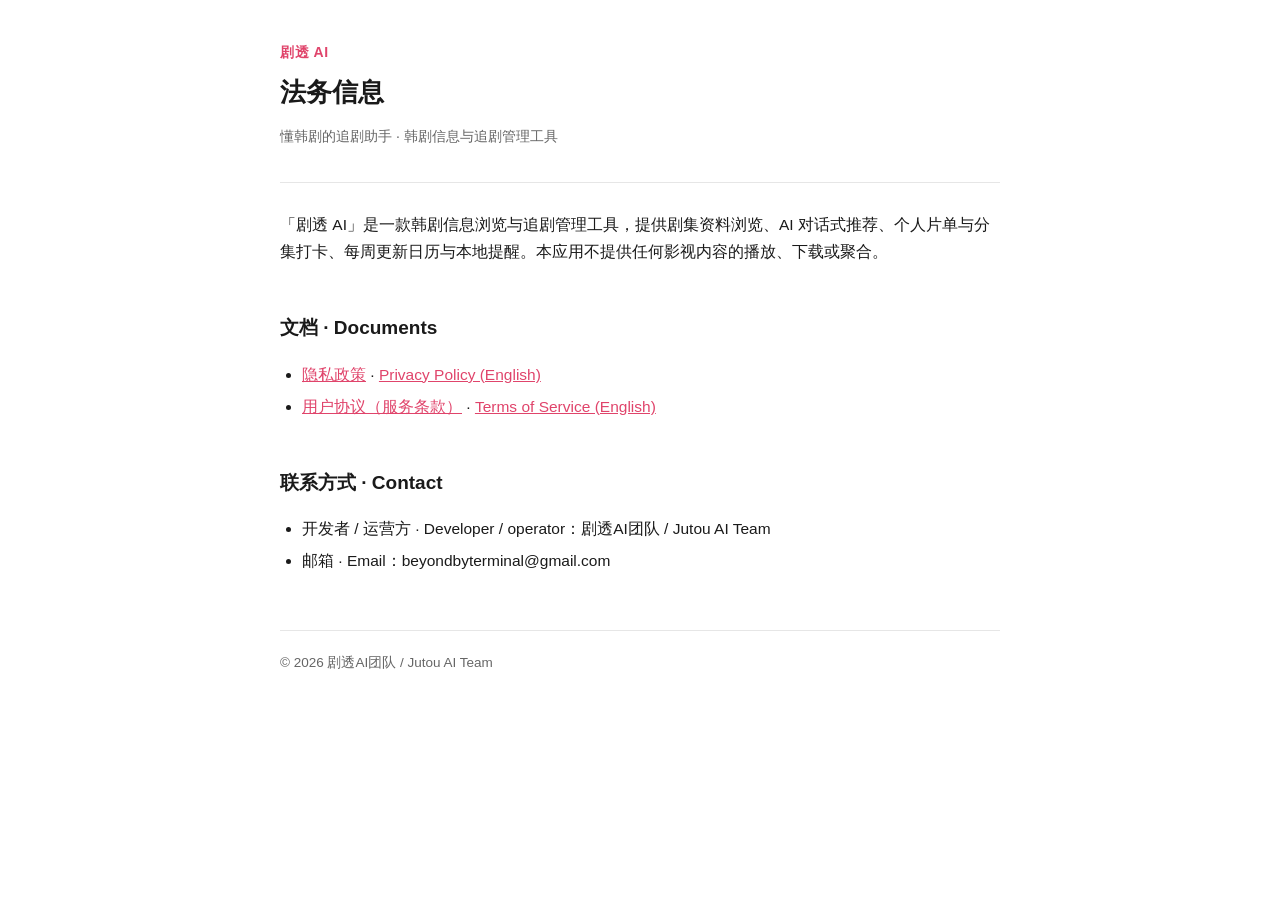
<file: index.html>
<!doctype html>
<html lang="zh-CN">
<head>
<meta charset="utf-8">
<meta name="viewport" content="width=device-width, initial-scale=1">
<title>剧透 AI · 法务信息</title>
<link rel="stylesheet" href="style.css">
</head>
<body>
<div class="wrap">
<header class="doc">
  <div class="brand">剧透 AI</div>
  <h1>法务信息</h1>
  <p class="meta">懂韩剧的追剧助手 · 韩剧信息与追剧管理工具</p>
</header>

<p>「剧透 AI」是一款韩剧信息浏览与追剧管理工具，提供剧集资料浏览、AI 对话式推荐、个人片单与分集打卡、每周更新日历与本地提醒。本应用不提供任何影视内容的播放、下载或聚合。</p>

<h2>文档 · Documents</h2>
<ul>
  <li><a href="privacy.html">隐私政策</a> · <a href="privacy-en.html">Privacy Policy (English)</a></li>
  <li><a href="terms.html">用户协议（服务条款）</a> · <a href="terms-en.html">Terms of Service (English)</a></li>
</ul>

<h2>联系方式 · Contact</h2>
<ul>
  <li>开发者 / 运营方 · Developer / operator：剧透AI团队 / Jutou AI Team</li>
  <li>邮箱 · Email：beyondbyterminal@gmail.com</li>
</ul>

<footer class="doc">
  © 2026 剧透AI团队 / Jutou AI Team
</footer>
</div>
</body>
</html>
</file>
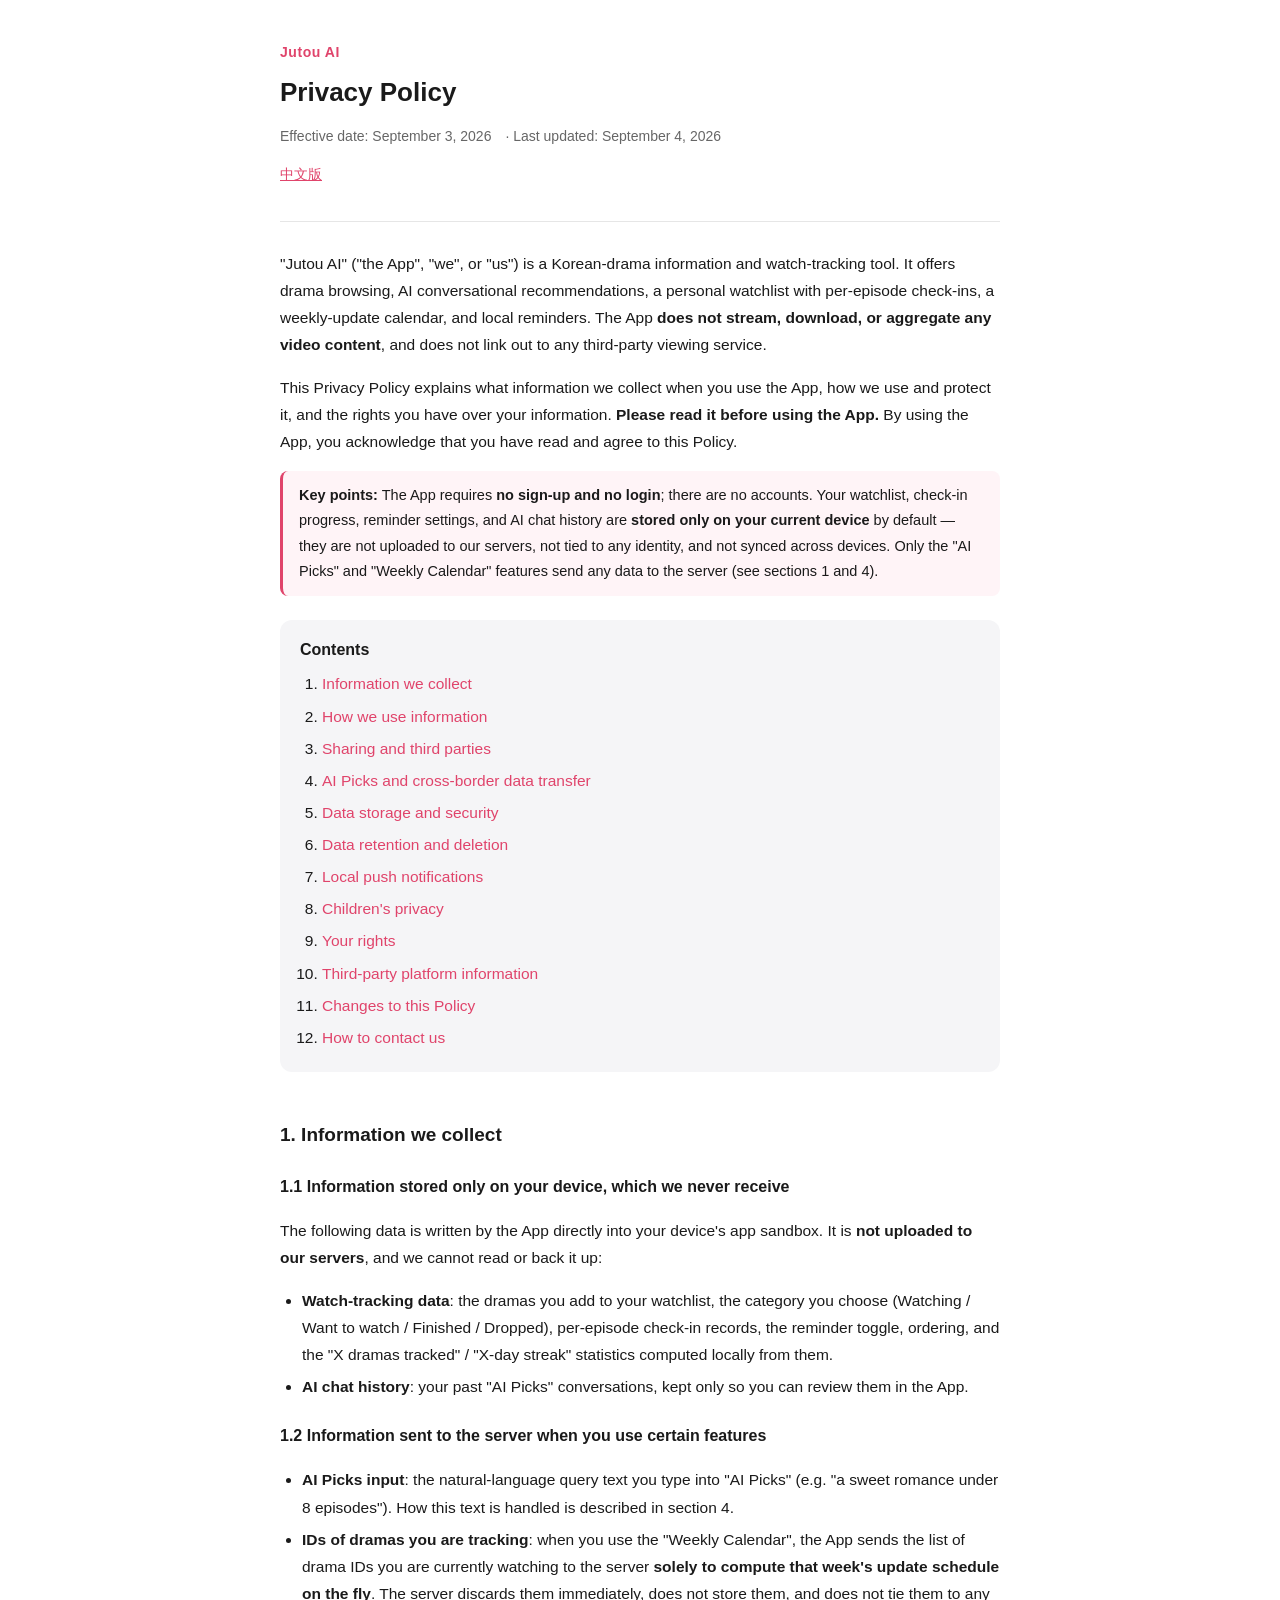
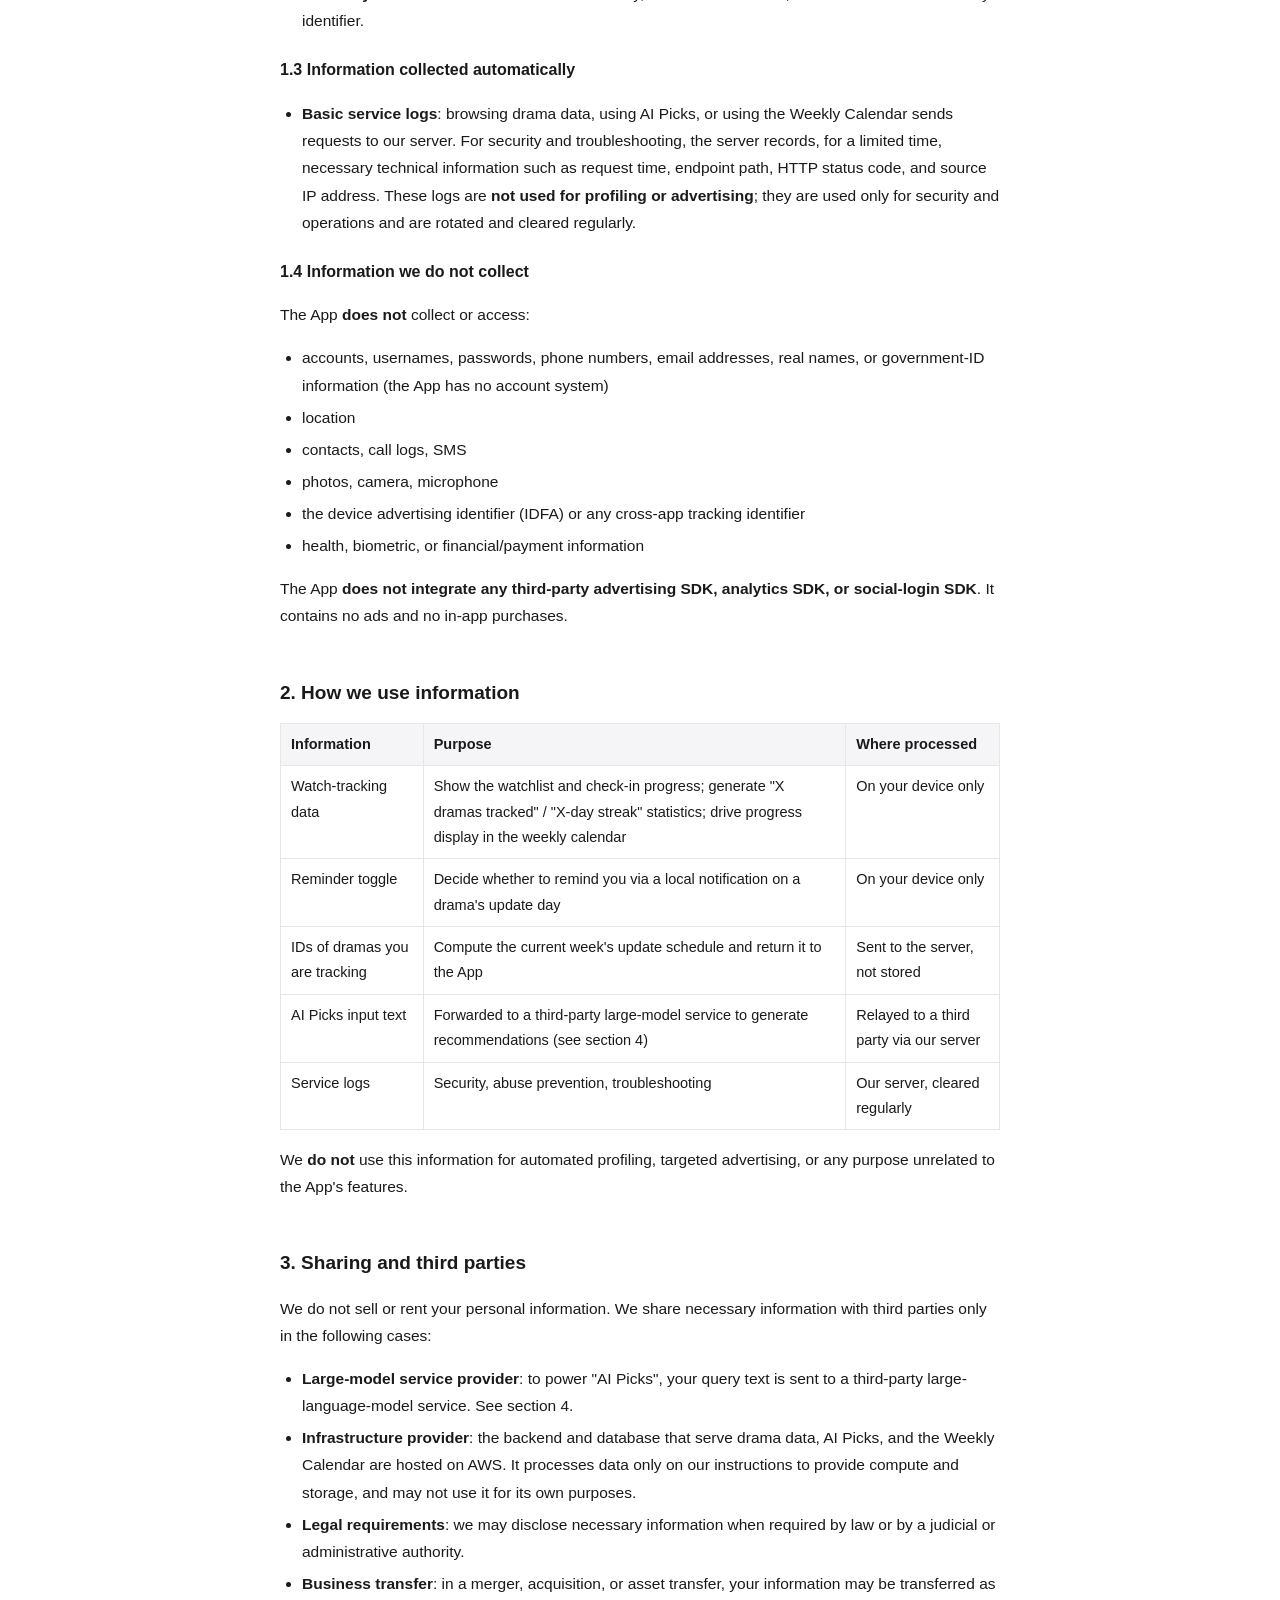
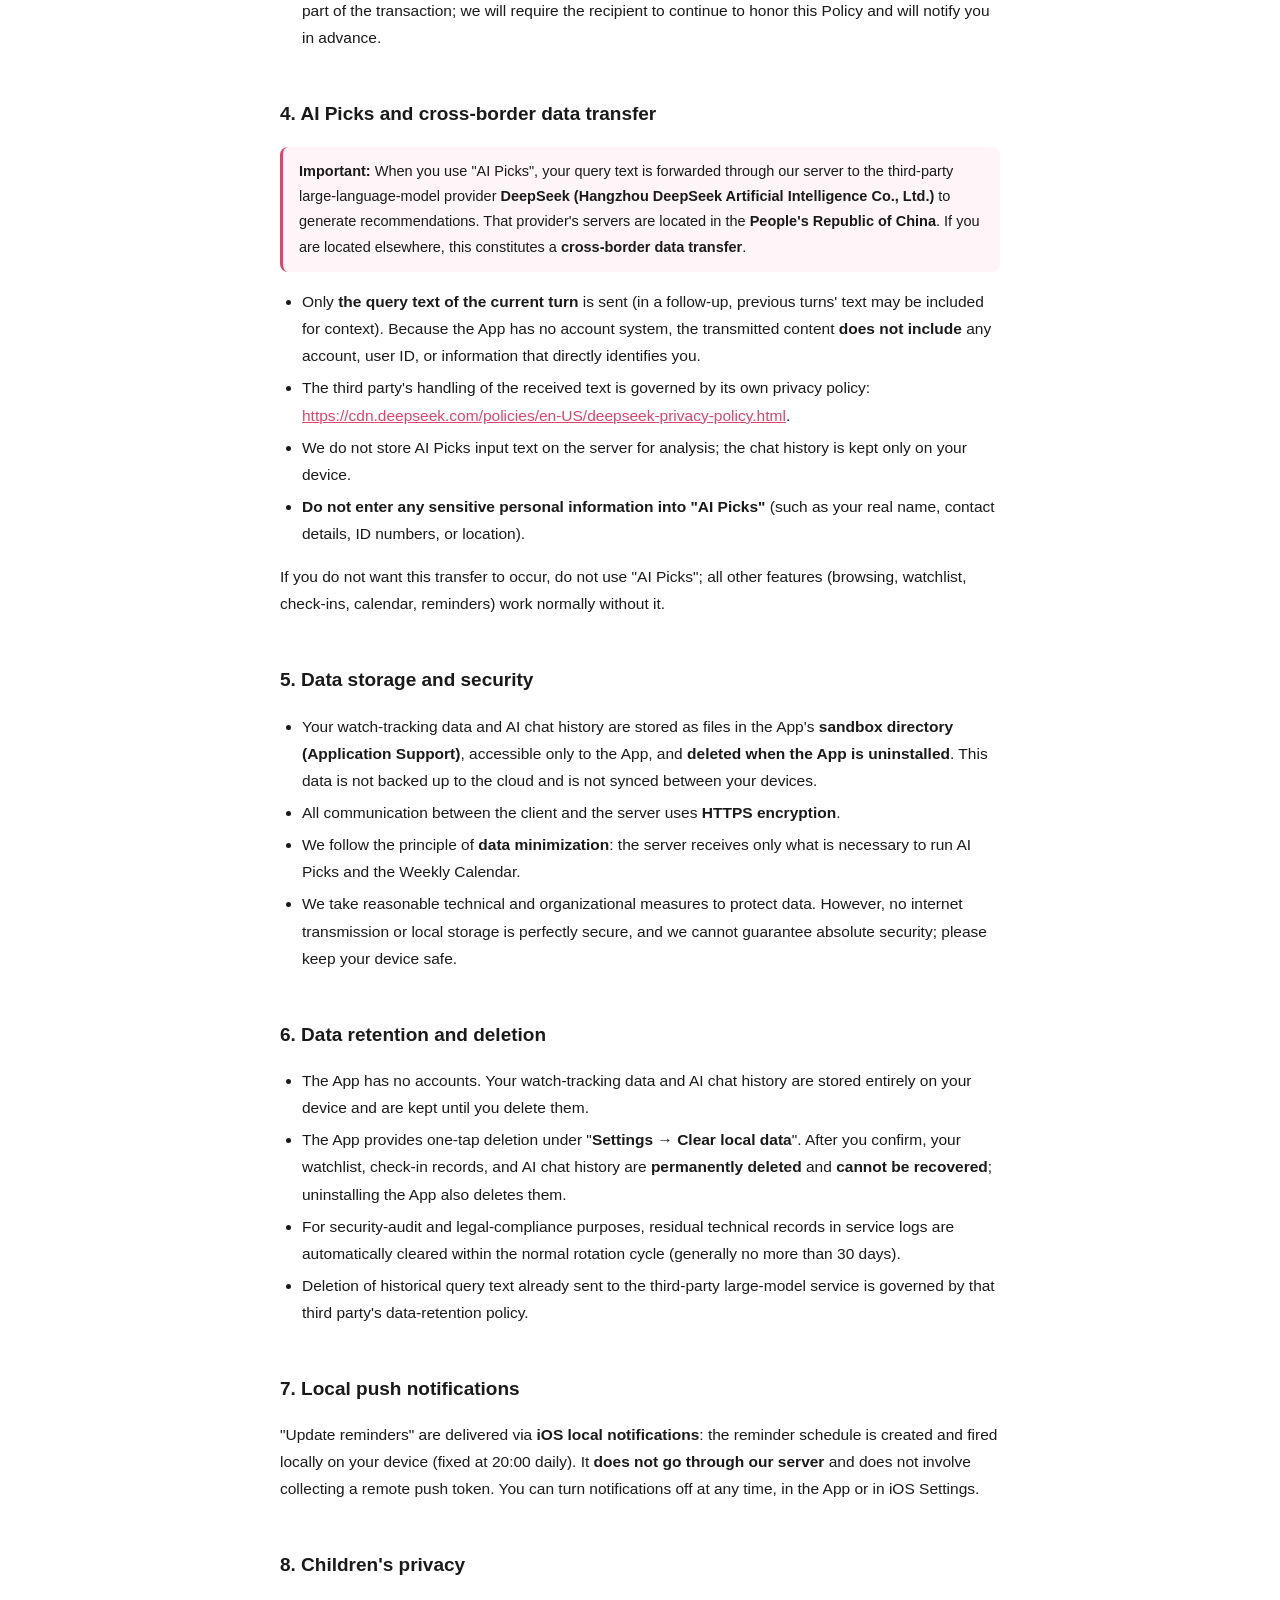
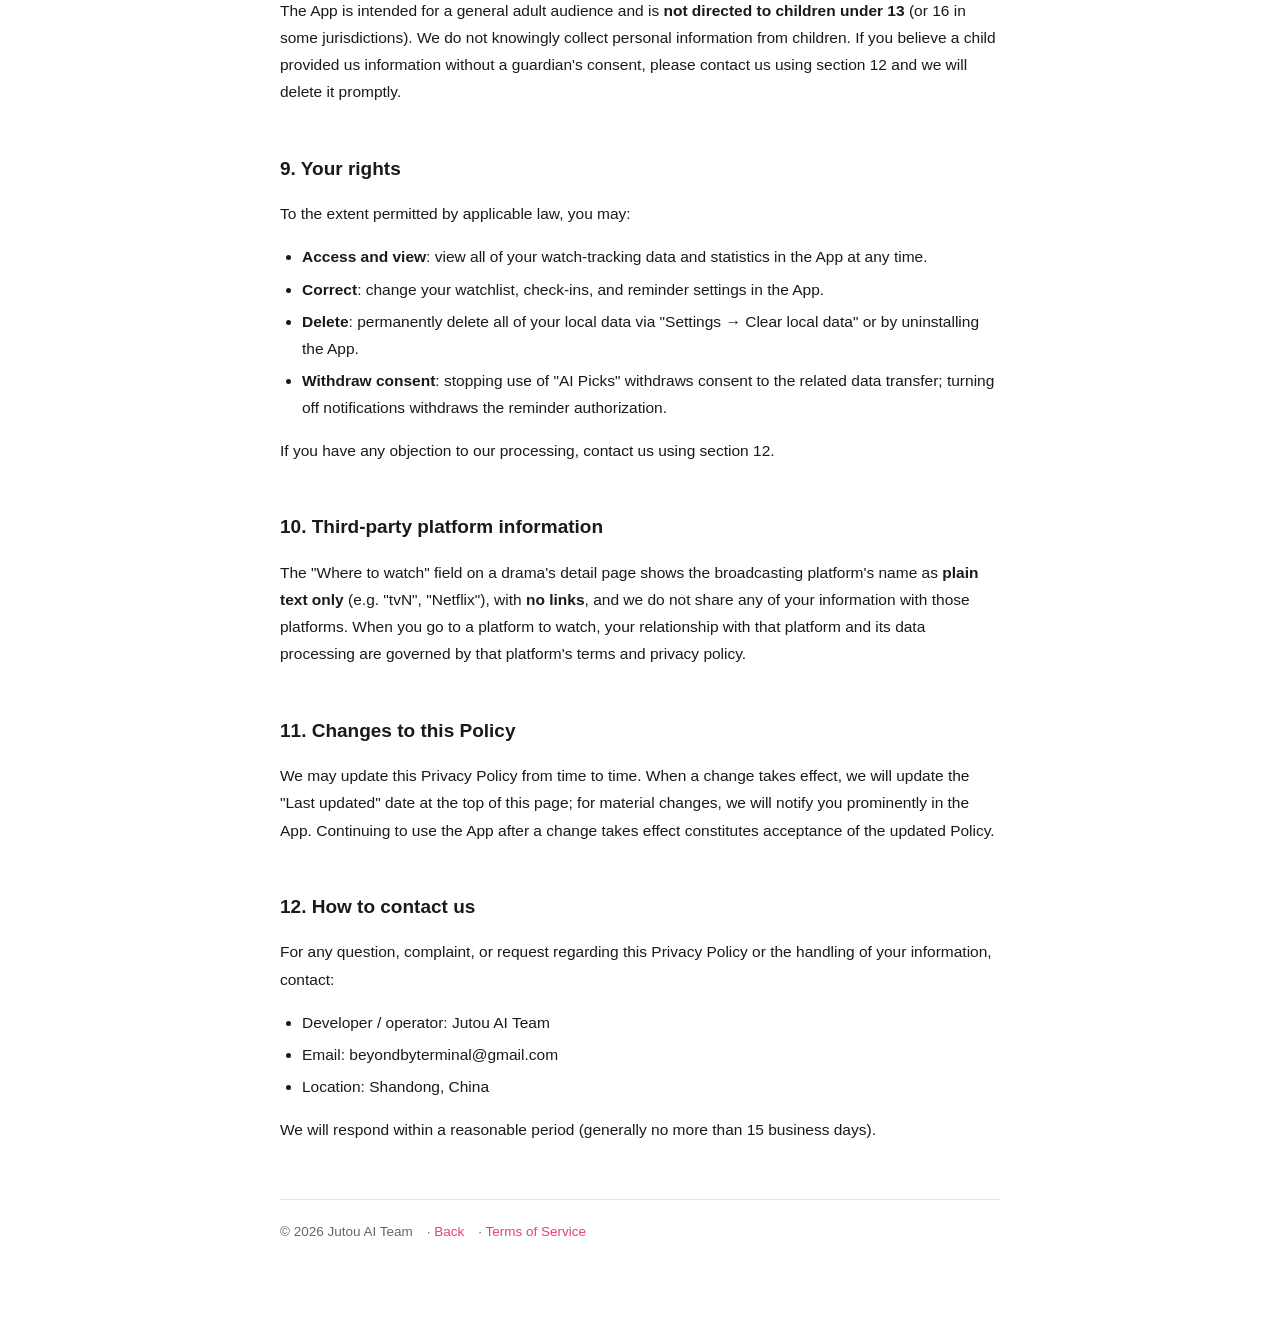
<file: privacy-en.html>
<!doctype html>
<html lang="en">
<head>
<meta charset="utf-8">
<meta name="viewport" content="width=device-width, initial-scale=1">
<title>Privacy Policy · Jutou AI</title>
<link rel="stylesheet" href="style.css">
</head>
<body>
<div class="wrap">

<header class="doc">
  <div class="brand">Jutou AI</div>
  <h1>Privacy Policy</h1>
  <p class="meta">
    Effective date: September 3, 2026　·
    Last updated: September 4, 2026
  </p>
  <p class="meta"><a href="privacy.html">中文版</a></p>
</header>

<p>
  "Jutou AI" ("the App", "we", or "us") is a Korean-drama information and watch-tracking tool. It offers drama browsing, AI conversational recommendations, a personal watchlist with per-episode check-ins, a weekly-update calendar, and local reminders. The App <strong>does not stream, download, or aggregate any video content</strong>, and does not link out to any third-party viewing service.
</p>
<p>
  This Privacy Policy explains what information we collect when you use the App, how we use and protect it, and the rights you have over your information. <strong>Please read it before using the App.</strong> By using the App, you acknowledge that you have read and agree to this Policy.
</p>

<div class="callout">
  <strong>Key points:</strong> The App requires <strong>no sign-up and no login</strong>; there are no accounts. Your watchlist, check-in progress, reminder settings, and AI chat history are <strong>stored only on your current device</strong> by default &mdash; they are not uploaded to our servers, not tied to any identity, and not synced across devices. Only the "AI Picks" and "Weekly Calendar" features send any data to the server (see sections 1 and 4).
</div>

<div class="toc">
  <strong>Contents</strong>
  <ol>
    <li><a href="#collect">Information we collect</a></li>
    <li><a href="#use">How we use information</a></li>
    <li><a href="#share">Sharing and third parties</a></li>
    <li><a href="#ai">AI Picks and cross-border data transfer</a></li>
    <li><a href="#store">Data storage and security</a></li>
    <li><a href="#retention">Data retention and deletion</a></li>
    <li><a href="#push">Local push notifications</a></li>
    <li><a href="#children">Children's privacy</a></li>
    <li><a href="#rights">Your rights</a></li>
    <li><a href="#thirdlinks">Third-party platform information</a></li>
    <li><a href="#change">Changes to this Policy</a></li>
    <li><a href="#contact">How to contact us</a></li>
  </ol>
</div>

<h2 id="collect">1. Information we collect</h2>

<h3>1.1 Information stored only on your device, which we never receive</h3>
<p>The following data is written by the App directly into your device's app sandbox. It is <strong>not uploaded to our servers</strong>, and we cannot read or back it up:</p>
<ul>
  <li><strong>Watch-tracking data</strong>: the dramas you add to your watchlist, the category you choose (Watching / Want to watch / Finished / Dropped), per-episode check-in records, the reminder toggle, ordering, and the "X dramas tracked" / "X-day streak" statistics computed locally from them.</li>
  <li><strong>AI chat history</strong>: your past "AI Picks" conversations, kept only so you can review them in the App.</li>
</ul>

<h3>1.2 Information sent to the server when you use certain features</h3>
<ul>
  <li><strong>AI Picks input</strong>: the natural-language query text you type into "AI Picks" (e.g. "a sweet romance under 8 episodes"). How this text is handled is described in section 4.</li>
  <li><strong>IDs of dramas you are tracking</strong>: when you use the "Weekly Calendar", the App sends the list of drama IDs you are currently watching to the server <strong>solely to compute that week's update schedule on the fly</strong>. The server discards them immediately, does not store them, and does not tie them to any identifier.</li>
</ul>

<h3>1.3 Information collected automatically</h3>
<ul>
  <li><strong>Basic service logs</strong>: browsing drama data, using AI Picks, or using the Weekly Calendar sends requests to our server. For security and troubleshooting, the server records, for a limited time, necessary technical information such as request time, endpoint path, HTTP status code, and source IP address. These logs are <strong>not used for profiling or advertising</strong>; they are used only for security and operations and are rotated and cleared regularly.</li>
</ul>

<h3>1.4 Information we do not collect</h3>
<p>The App <strong>does not</strong> collect or access:</p>
<ul>
  <li>accounts, usernames, passwords, phone numbers, email addresses, real names, or government-ID information (the App has no account system)</li>
  <li>location</li>
  <li>contacts, call logs, SMS</li>
  <li>photos, camera, microphone</li>
  <li>the device advertising identifier (IDFA) or any cross-app tracking identifier</li>
  <li>health, biometric, or financial/payment information</li>
</ul>
<p>The App <strong>does not integrate any third-party advertising SDK, analytics SDK, or social-login SDK</strong>. It contains no ads and no in-app purchases.</p>

<h2 id="use">2. How we use information</h2>
<table>
  <tr><th>Information</th><th>Purpose</th><th>Where processed</th></tr>
  <tr><td>Watch-tracking data</td><td>Show the watchlist and check-in progress; generate "X dramas tracked" / "X-day streak" statistics; drive progress display in the weekly calendar</td><td>On your device only</td></tr>
  <tr><td>Reminder toggle</td><td>Decide whether to remind you via a local notification on a drama's update day</td><td>On your device only</td></tr>
  <tr><td>IDs of dramas you are tracking</td><td>Compute the current week's update schedule and return it to the App</td><td>Sent to the server, not stored</td></tr>
  <tr><td>AI Picks input text</td><td>Forwarded to a third-party large-model service to generate recommendations (see section 4)</td><td>Relayed to a third party via our server</td></tr>
  <tr><td>Service logs</td><td>Security, abuse prevention, troubleshooting</td><td>Our server, cleared regularly</td></tr>
</table>
<p>We <strong>do not</strong> use this information for automated profiling, targeted advertising, or any purpose unrelated to the App's features.</p>

<h2 id="share">3. Sharing and third parties</h2>
<p>We do not sell or rent your personal information. We share necessary information with third parties only in the following cases:</p>
<ul>
  <li><strong>Large-model service provider</strong>: to power "AI Picks", your query text is sent to a third-party large-language-model service. See section 4.</li>
  <li><strong>Infrastructure provider</strong>: the backend and database that serve drama data, AI Picks, and the Weekly Calendar are hosted on AWS. It processes data only on our instructions to provide compute and storage, and may not use it for its own purposes.</li>
  <li><strong>Legal requirements</strong>: we may disclose necessary information when required by law or by a judicial or administrative authority.</li>
  <li><strong>Business transfer</strong>: in a merger, acquisition, or asset transfer, your information may be transferred as part of the transaction; we will require the recipient to continue to honor this Policy and will notify you in advance.</li>
</ul>

<h2 id="ai">4. AI Picks and cross-border data transfer</h2>
<div class="callout">
  <strong>Important:</strong> When you use "AI Picks", your query text is forwarded through our server to the third-party large-language-model provider
  <strong>DeepSeek (Hangzhou DeepSeek Artificial Intelligence Co., Ltd.)</strong>
  to generate recommendations. That provider's servers are located in the
  <strong>People's Republic of China</strong>. If you are located elsewhere, this constitutes a <strong>cross-border data transfer</strong>.
</div>
<ul>
  <li>Only <strong>the query text of the current turn</strong> is sent (in a follow-up, previous turns' text may be included for context). Because the App has no account system, the transmitted content <strong>does not include</strong> any account, user ID, or information that directly identifies you.</li>
  <li>The third party's handling of the received text is governed by its own privacy policy: <a href="https://cdn.deepseek.com/policies/en-US/deepseek-privacy-policy.html">https://cdn.deepseek.com/policies/en-US/deepseek-privacy-policy.html</a>.</li>
  <li>We do not store AI Picks input text on the server for analysis; the chat history is kept only on your device.</li>
  <li><strong>Do not enter any sensitive personal information into "AI Picks"</strong> (such as your real name, contact details, ID numbers, or location).</li>
</ul>
<p>If you do not want this transfer to occur, do not use "AI Picks"; all other features (browsing, watchlist, check-ins, calendar, reminders) work normally without it.</p>

<h2 id="store">5. Data storage and security</h2>
<ul>
  <li>Your watch-tracking data and AI chat history are stored as files in the App's <strong>sandbox directory (Application Support)</strong>, accessible only to the App, and <strong>deleted when the App is uninstalled</strong>. This data is not backed up to the cloud and is not synced between your devices.</li>
  <li>All communication between the client and the server uses <strong>HTTPS encryption</strong>.</li>
  <li>We follow the principle of <strong>data minimization</strong>: the server receives only what is necessary to run AI Picks and the Weekly Calendar.</li>
  <li>We take reasonable technical and organizational measures to protect data. However, no internet transmission or local storage is perfectly secure, and we cannot guarantee absolute security; please keep your device safe.</li>
</ul>

<h2 id="retention">6. Data retention and deletion</h2>
<ul>
  <li>The App has no accounts. Your watch-tracking data and AI chat history are stored entirely on your device and are kept until you delete them.</li>
  <li>The App provides one-tap deletion under "<strong>Settings &rarr; Clear local data</strong>". After you confirm, your watchlist, check-in records, and AI chat history are <strong>permanently deleted</strong> and <strong>cannot be recovered</strong>; uninstalling the App also deletes them.</li>
  <li>For security-audit and legal-compliance purposes, residual technical records in service logs are automatically cleared within the normal rotation cycle (generally no more than 30 days).</li>
  <li>Deletion of historical query text already sent to the third-party large-model service is governed by that third party's data-retention policy.</li>
</ul>

<h2 id="push">7. Local push notifications</h2>
<p>
  "Update reminders" are delivered via <strong>iOS local notifications</strong>: the reminder schedule is created and fired locally on your device (fixed at 20:00 daily). It <strong>does not go through our server</strong> and does not involve collecting a remote push token. You can turn notifications off at any time, in the App or in iOS Settings.
</p>

<h2 id="children">8. Children's privacy</h2>
<p>
  The App is intended for a general adult audience and is <strong>not directed to children under 13</strong> (or 16 in some jurisdictions). We do not knowingly collect personal information from children. If you believe a child provided us information without a guardian's consent, please contact us using section 12 and we will delete it promptly.
</p>

<h2 id="rights">9. Your rights</h2>
<p>To the extent permitted by applicable law, you may:</p>
<ul>
  <li><strong>Access and view</strong>: view all of your watch-tracking data and statistics in the App at any time.</li>
  <li><strong>Correct</strong>: change your watchlist, check-ins, and reminder settings in the App.</li>
  <li><strong>Delete</strong>: permanently delete all of your local data via "Settings &rarr; Clear local data" or by uninstalling the App.</li>
  <li><strong>Withdraw consent</strong>: stopping use of "AI Picks" withdraws consent to the related data transfer; turning off notifications withdraws the reminder authorization.</li>
</ul>
<p>If you have any objection to our processing, contact us using section 12.</p>

<h2 id="thirdlinks">10. Third-party platform information</h2>
<p>
  The "Where to watch" field on a drama's detail page shows the broadcasting platform's name as <strong>plain text only</strong> (e.g. "tvN", "Netflix"), with <strong>no links</strong>, and we do not share any of your information with those platforms. When you go to a platform to watch, your relationship with that platform and its data processing are governed by that platform's terms and privacy policy.
</p>

<h2 id="change">11. Changes to this Policy</h2>
<p>
  We may update this Privacy Policy from time to time. When a change takes effect, we will update the "Last updated" date at the top of this page; for material changes, we will notify you prominently in the App. Continuing to use the App after a change takes effect constitutes acceptance of the updated Policy.
</p>

<h2 id="contact">12. How to contact us</h2>
<p>For any question, complaint, or request regarding this Privacy Policy or the handling of your information, contact:</p>
<ul>
  <li>Developer / operator: Jutou AI Team</li>
  <li>Email: beyondbyterminal@gmail.com</li>
  <li>Location: Shandong, China</li>
</ul>
<p>We will respond within a reasonable period (generally no more than 15 business days).</p>

<footer class="doc">
  © 2026 Jutou AI Team　·
  <a href="index.html">Back</a>　·
  <a href="terms-en.html">Terms of Service</a>
</footer>

</div>
</body>
</html>
</file>
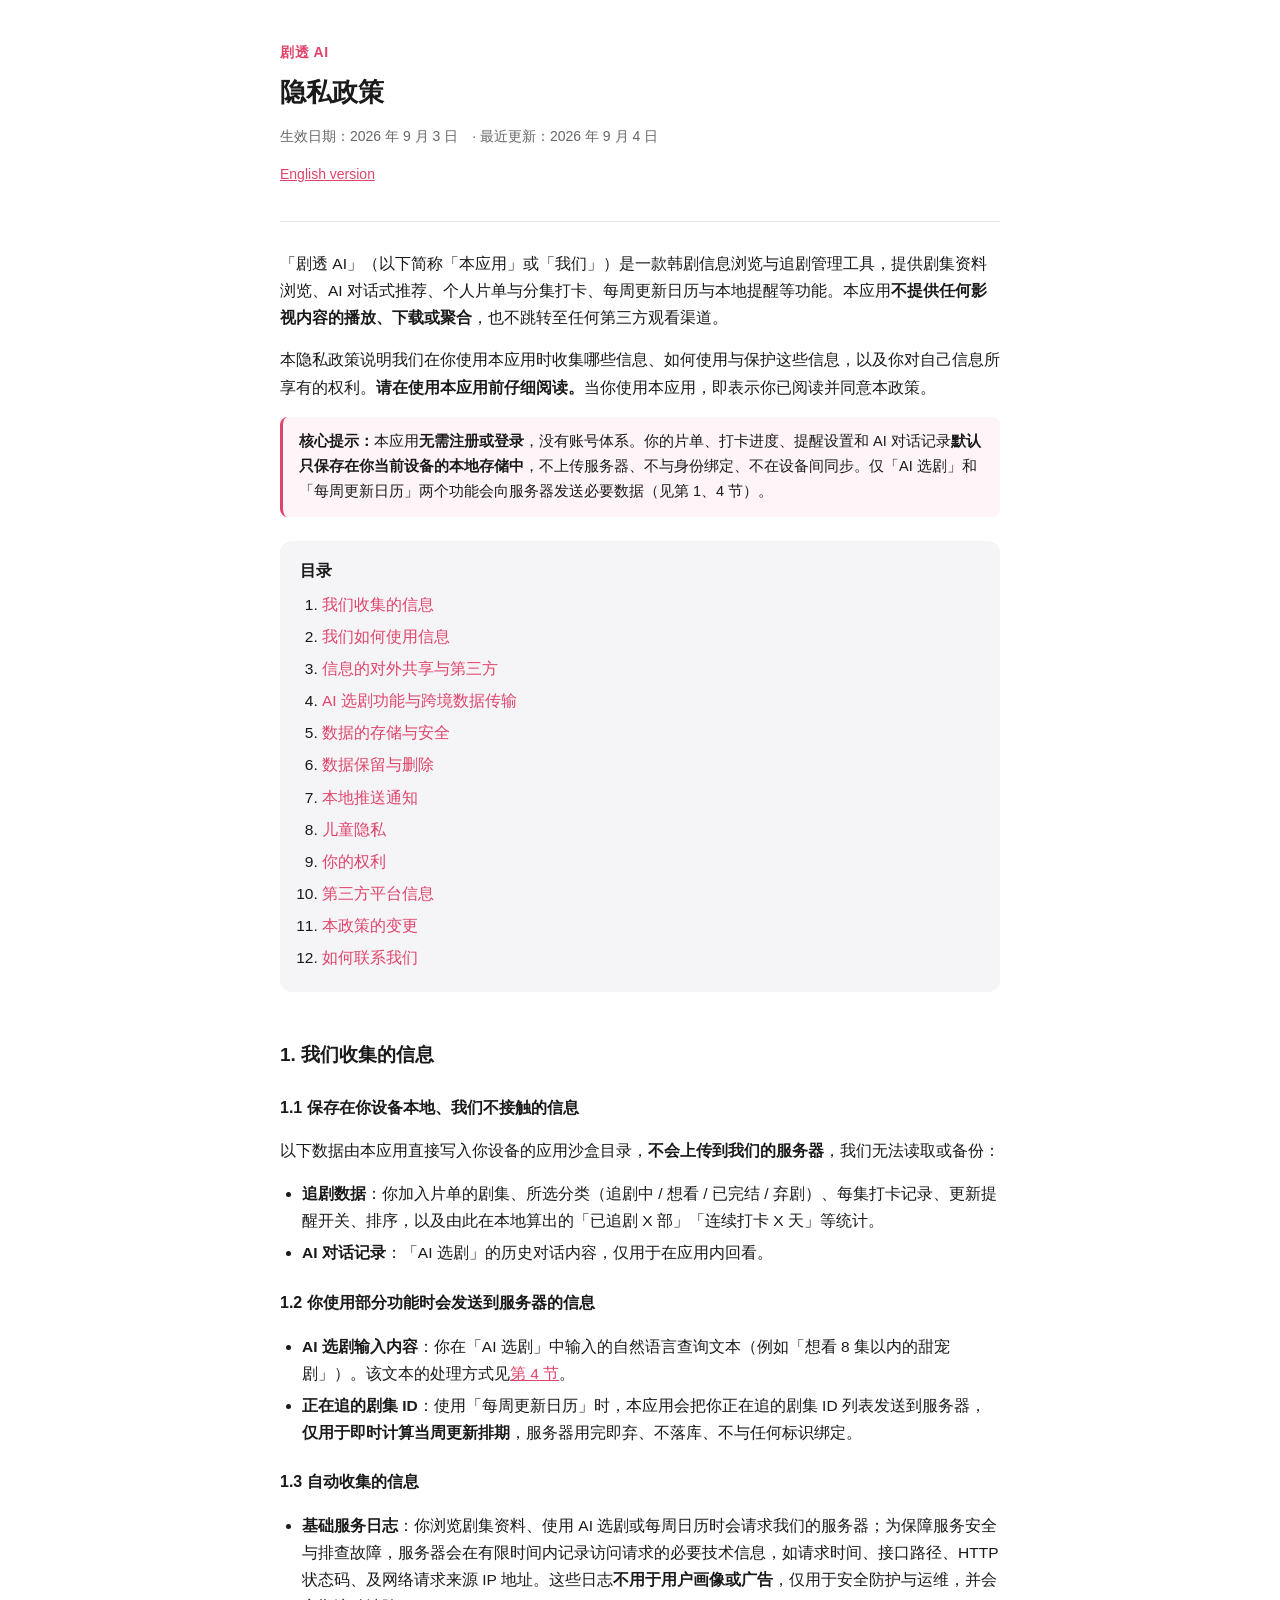
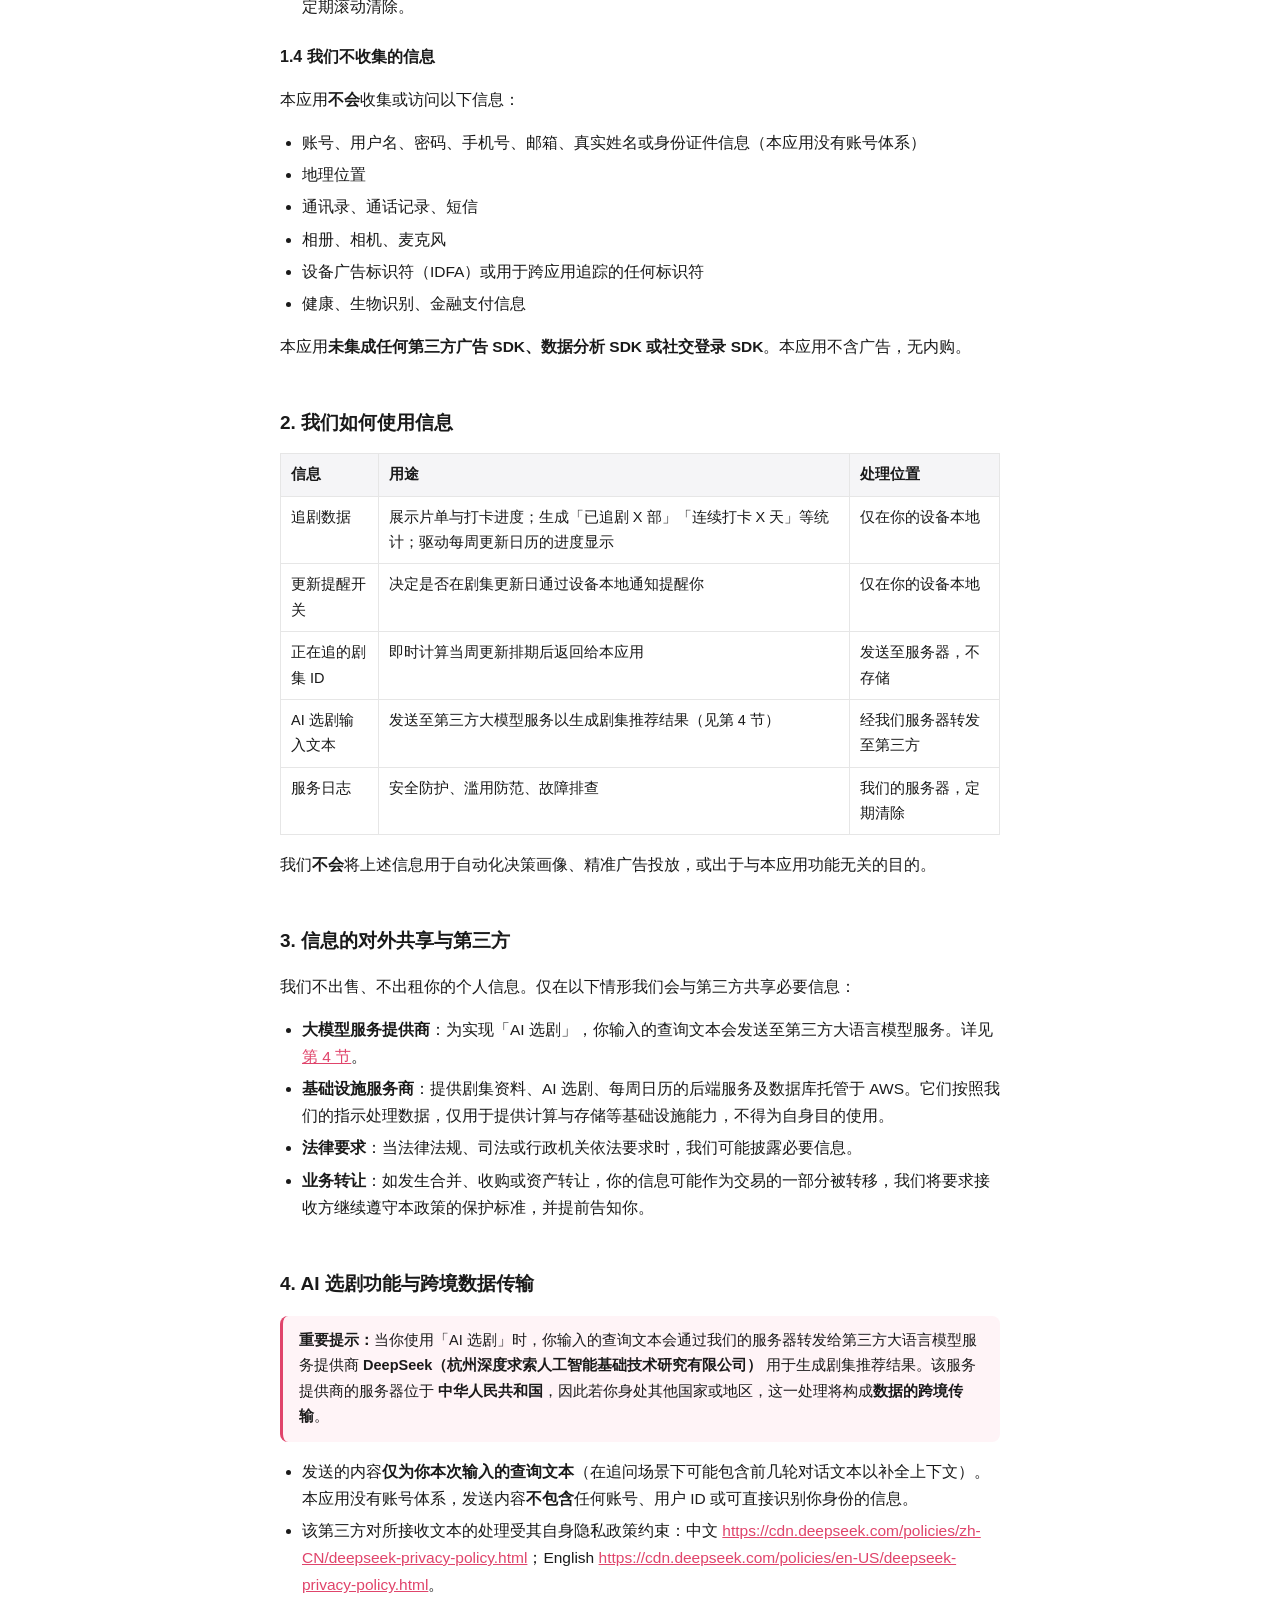
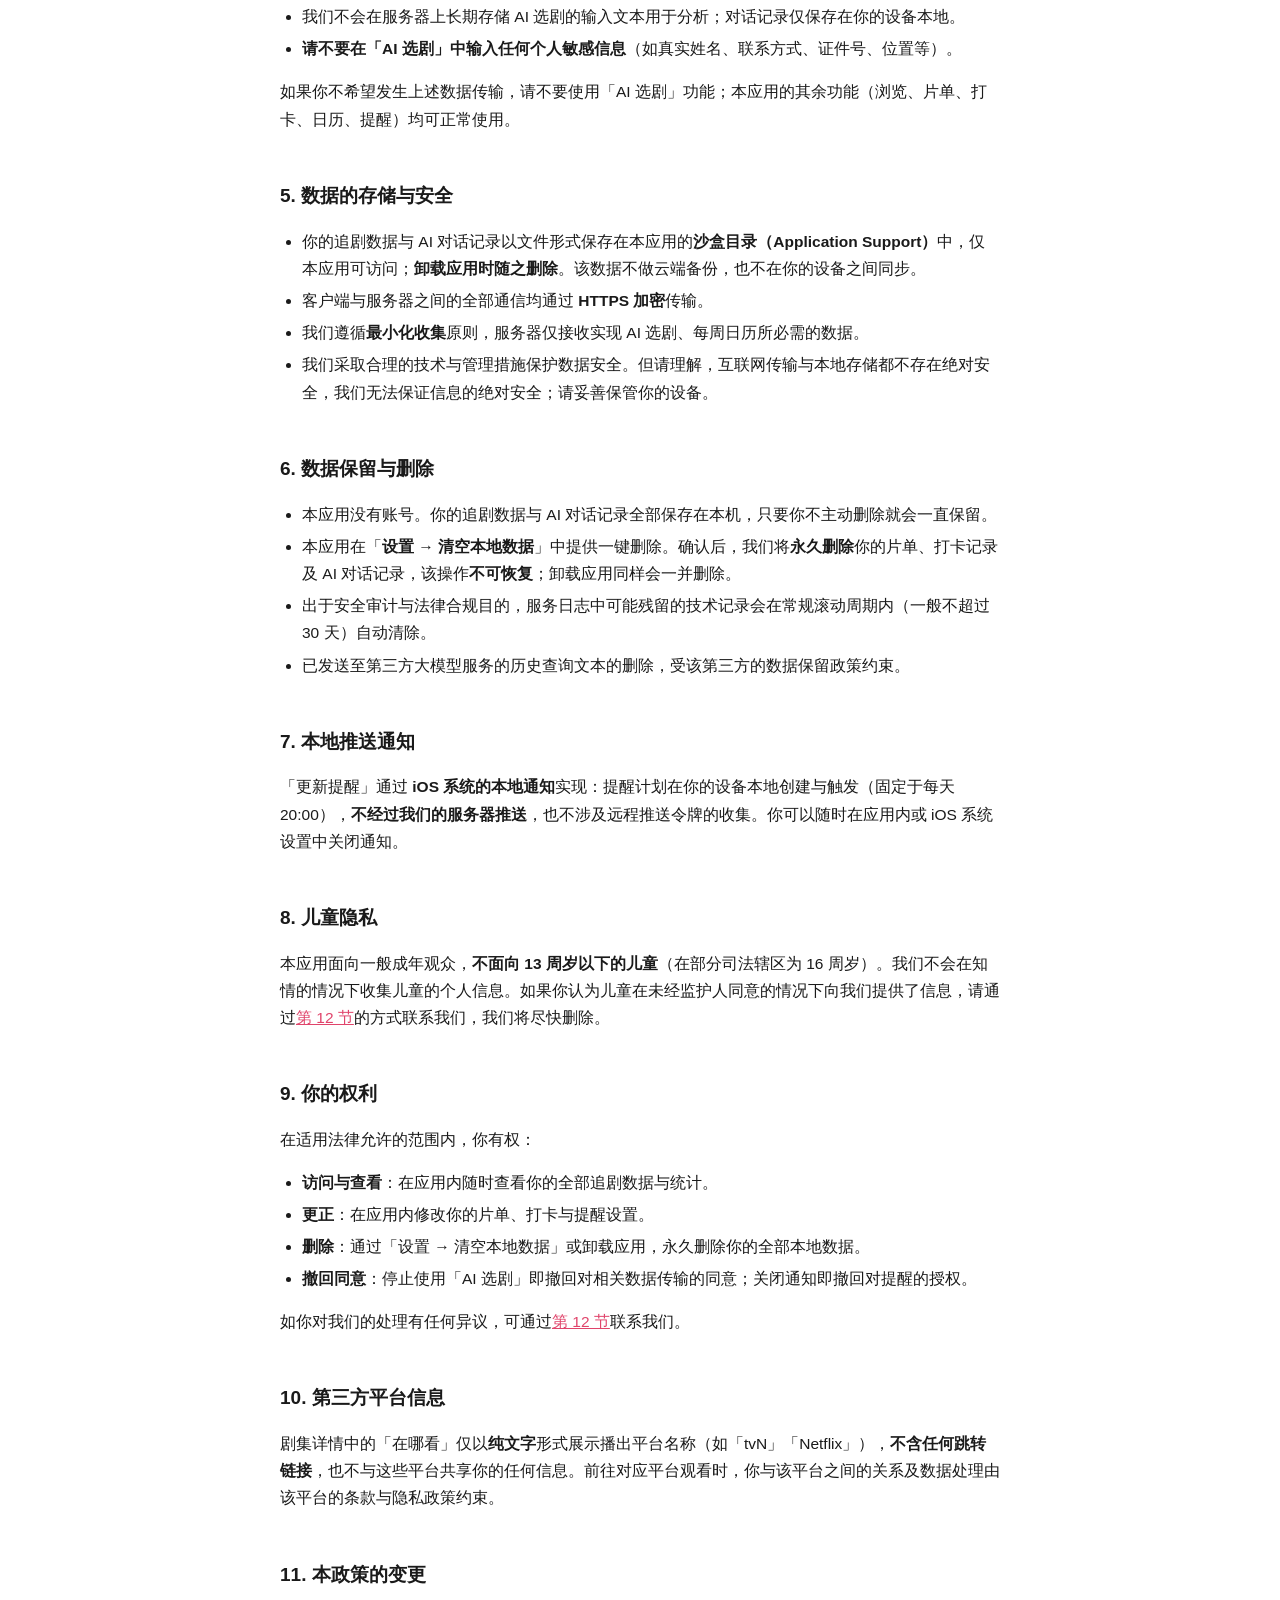
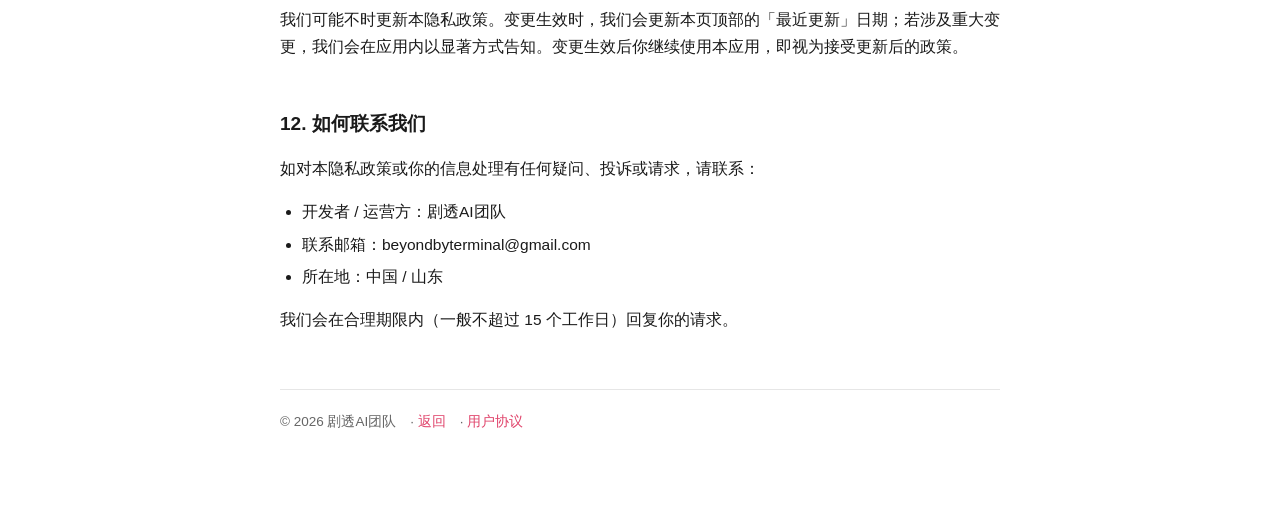
<file: privacy.html>
<!doctype html>
<html lang="zh-CN">
<head>
<meta charset="utf-8">
<meta name="viewport" content="width=device-width, initial-scale=1">
<title>隐私政策 · 剧透 AI</title>
<link rel="stylesheet" href="style.css">
</head>
<body>
<div class="wrap">

<header class="doc">
  <div class="brand">剧透 AI</div>
  <h1>隐私政策</h1>
  <p class="meta">
    生效日期：2026 年 9 月 3 日　·
    最近更新：2026 年 9 月 4 日
  </p>
  <p class="meta"><a href="privacy-en.html">English version</a></p>
</header>

<p>
  「剧透 AI」（以下简称「本应用」或「我们」）是一款韩剧信息浏览与追剧管理工具，提供剧集资料浏览、AI 对话式推荐、个人片单与分集打卡、每周更新日历与本地提醒等功能。本应用<strong>不提供任何影视内容的播放、下载或聚合</strong>，也不跳转至任何第三方观看渠道。
</p>
<p>
  本隐私政策说明我们在你使用本应用时收集哪些信息、如何使用与保护这些信息，以及你对自己信息所享有的权利。<strong>请在使用本应用前仔细阅读。</strong>当你使用本应用，即表示你已阅读并同意本政策。
</p>

<div class="callout">
  <strong>核心提示：</strong>本应用<strong>无需注册或登录</strong>，没有账号体系。你的片单、打卡进度、提醒设置和 AI 对话记录<strong>默认只保存在你当前设备的本地存储中</strong>，不上传服务器、不与身份绑定、不在设备间同步。仅「AI 选剧」和「每周更新日历」两个功能会向服务器发送必要数据（见第 1、4 节）。
</div>

<div class="toc">
  <strong>目录</strong>
  <ol>
    <li><a href="#collect">我们收集的信息</a></li>
    <li><a href="#use">我们如何使用信息</a></li>
    <li><a href="#share">信息的对外共享与第三方</a></li>
    <li><a href="#ai">AI 选剧功能与跨境数据传输</a></li>
    <li><a href="#store">数据的存储与安全</a></li>
    <li><a href="#retention">数据保留与删除</a></li>
    <li><a href="#push">本地推送通知</a></li>
    <li><a href="#children">儿童隐私</a></li>
    <li><a href="#rights">你的权利</a></li>
    <li><a href="#thirdlinks">第三方平台信息</a></li>
    <li><a href="#change">本政策的变更</a></li>
    <li><a href="#contact">如何联系我们</a></li>
  </ol>
</div>

<h2 id="collect">1. 我们收集的信息</h2>

<h3>1.1 保存在你设备本地、我们不接触的信息</h3>
<p>以下数据由本应用直接写入你设备的应用沙盒目录，<strong>不会上传到我们的服务器</strong>，我们无法读取或备份：</p>
<ul>
  <li><strong>追剧数据</strong>：你加入片单的剧集、所选分类（追剧中 / 想看 / 已完结 / 弃剧）、每集打卡记录、更新提醒开关、排序，以及由此在本地算出的「已追剧 X 部」「连续打卡 X 天」等统计。</li>
  <li><strong>AI 对话记录</strong>：「AI 选剧」的历史对话内容，仅用于在应用内回看。</li>
</ul>

<h3>1.2 你使用部分功能时会发送到服务器的信息</h3>
<ul>
  <li><strong>AI 选剧输入内容</strong>：你在「AI 选剧」中输入的自然语言查询文本（例如「想看 8 集以内的甜宠剧」）。该文本的处理方式见<a href="#ai">第 4 节</a>。</li>
  <li><strong>正在追的剧集 ID</strong>：使用「每周更新日历」时，本应用会把你正在追的剧集 ID 列表发送到服务器，<strong>仅用于即时计算当周更新排期</strong>，服务器用完即弃、不落库、不与任何标识绑定。</li>
</ul>

<h3>1.3 自动收集的信息</h3>
<ul>
  <li><strong>基础服务日志</strong>：你浏览剧集资料、使用 AI 选剧或每周日历时会请求我们的服务器；为保障服务安全与排查故障，服务器会在有限时间内记录访问请求的必要技术信息，如请求时间、接口路径、HTTP 状态码、及网络请求来源 IP 地址。这些日志<strong>不用于用户画像或广告</strong>，仅用于安全防护与运维，并会定期滚动清除。</li>
</ul>

<h3>1.4 我们不收集的信息</h3>
<p>本应用<strong>不会</strong>收集或访问以下信息：</p>
<ul>
  <li>账号、用户名、密码、手机号、邮箱、真实姓名或身份证件信息（本应用没有账号体系）</li>
  <li>地理位置</li>
  <li>通讯录、通话记录、短信</li>
  <li>相册、相机、麦克风</li>
  <li>设备广告标识符（IDFA）或用于跨应用追踪的任何标识符</li>
  <li>健康、生物识别、金融支付信息</li>
</ul>
<p>本应用<strong>未集成任何第三方广告 SDK、数据分析 SDK 或社交登录 SDK</strong>。本应用不含广告，无内购。</p>

<h2 id="use">2. 我们如何使用信息</h2>
<table>
  <tr><th>信息</th><th>用途</th><th>处理位置</th></tr>
  <tr><td>追剧数据</td><td>展示片单与打卡进度；生成「已追剧 X 部」「连续打卡 X 天」等统计；驱动每周更新日历的进度显示</td><td>仅在你的设备本地</td></tr>
  <tr><td>更新提醒开关</td><td>决定是否在剧集更新日通过设备本地通知提醒你</td><td>仅在你的设备本地</td></tr>
  <tr><td>正在追的剧集 ID</td><td>即时计算当周更新排期后返回给本应用</td><td>发送至服务器，不存储</td></tr>
  <tr><td>AI 选剧输入文本</td><td>发送至第三方大模型服务以生成剧集推荐结果（见第 4 节）</td><td>经我们服务器转发至第三方</td></tr>
  <tr><td>服务日志</td><td>安全防护、滥用防范、故障排查</td><td>我们的服务器，定期清除</td></tr>
</table>
<p>我们<strong>不会</strong>将上述信息用于自动化决策画像、精准广告投放，或出于与本应用功能无关的目的。</p>

<h2 id="share">3. 信息的对外共享与第三方</h2>
<p>我们不出售、不出租你的个人信息。仅在以下情形我们会与第三方共享必要信息：</p>
<ul>
  <li><strong>大模型服务提供商</strong>：为实现「AI 选剧」，你输入的查询文本会发送至第三方大语言模型服务。详见<a href="#ai">第 4 节</a>。</li>
  <li><strong>基础设施服务商</strong>：提供剧集资料、AI 选剧、每周日历的后端服务及数据库托管于 AWS。它们按照我们的指示处理数据，仅用于提供计算与存储等基础设施能力，不得为自身目的使用。</li>
  <li><strong>法律要求</strong>：当法律法规、司法或行政机关依法要求时，我们可能披露必要信息。</li>
  <li><strong>业务转让</strong>：如发生合并、收购或资产转让，你的信息可能作为交易的一部分被转移，我们将要求接收方继续遵守本政策的保护标准，并提前告知你。</li>
</ul>

<h2 id="ai">4. AI 选剧功能与跨境数据传输</h2>
<div class="callout">
  <strong>重要提示：</strong>当你使用「AI 选剧」时，你输入的查询文本会通过我们的服务器转发给第三方大语言模型服务提供商
  <strong>DeepSeek（杭州深度求索人工智能基础技术研究有限公司）</strong>
  用于生成剧集推荐结果。该服务提供商的服务器位于
  <strong>中华人民共和国</strong>，因此若你身处其他国家或地区，这一处理将构成<strong>数据的跨境传输</strong>。
</div>
<ul>
  <li>发送的内容<strong>仅为你本次输入的查询文本</strong>（在追问场景下可能包含前几轮对话文本以补全上下文）。本应用没有账号体系，发送内容<strong>不包含</strong>任何账号、用户 ID 或可直接识别你身份的信息。</li>
  <li>该第三方对所接收文本的处理受其自身隐私政策约束：中文 <a href="https://cdn.deepseek.com/policies/zh-CN/deepseek-privacy-policy.html">https://cdn.deepseek.com/policies/zh-CN/deepseek-privacy-policy.html</a>；English <a href="https://cdn.deepseek.com/policies/en-US/deepseek-privacy-policy.html">https://cdn.deepseek.com/policies/en-US/deepseek-privacy-policy.html</a>。</li>
  <li>我们不会在服务器上长期存储 AI 选剧的输入文本用于分析；对话记录仅保存在你的设备本地。</li>
  <li><strong>请不要在「AI 选剧」中输入任何个人敏感信息</strong>（如真实姓名、联系方式、证件号、位置等）。</li>
</ul>
<p>如果你不希望发生上述数据传输，请不要使用「AI 选剧」功能；本应用的其余功能（浏览、片单、打卡、日历、提醒）均可正常使用。</p>

<h2 id="store">5. 数据的存储与安全</h2>
<ul>
  <li>你的追剧数据与 AI 对话记录以文件形式保存在本应用的<strong>沙盒目录（Application Support）</strong>中，仅本应用可访问；<strong>卸载应用时随之删除</strong>。该数据不做云端备份，也不在你的设备之间同步。</li>
  <li>客户端与服务器之间的全部通信均通过 <strong>HTTPS 加密</strong>传输。</li>
  <li>我们遵循<strong>最小化收集</strong>原则，服务器仅接收实现 AI 选剧、每周日历所必需的数据。</li>
  <li>我们采取合理的技术与管理措施保护数据安全。但请理解，互联网传输与本地存储都不存在绝对安全，我们无法保证信息的绝对安全；请妥善保管你的设备。</li>
</ul>

<h2 id="retention">6. 数据保留与删除</h2>
<ul>
  <li>本应用没有账号。你的追剧数据与 AI 对话记录全部保存在本机，只要你不主动删除就会一直保留。</li>
  <li>本应用在「<strong>设置 → 清空本地数据</strong>」中提供一键删除。确认后，我们将<strong>永久删除</strong>你的片单、打卡记录及 AI 对话记录，该操作<strong>不可恢复</strong>；卸载应用同样会一并删除。</li>
  <li>出于安全审计与法律合规目的，服务日志中可能残留的技术记录会在常规滚动周期内（一般不超过 30 天）自动清除。</li>
  <li>已发送至第三方大模型服务的历史查询文本的删除，受该第三方的数据保留政策约束。</li>
</ul>

<h2 id="push">7. 本地推送通知</h2>
<p>
  「更新提醒」通过 <strong>iOS 系统的本地通知</strong>实现：提醒计划在你的设备本地创建与触发（固定于每天 20:00），<strong>不经过我们的服务器推送</strong>，也不涉及远程推送令牌的收集。你可以随时在应用内或 iOS 系统设置中关闭通知。
</p>

<h2 id="children">8. 儿童隐私</h2>
<p>
  本应用面向一般成年观众，<strong>不面向 13 周岁以下的儿童</strong>（在部分司法辖区为 16 周岁）。我们不会在知情的情况下收集儿童的个人信息。如果你认为儿童在未经监护人同意的情况下向我们提供了信息，请通过<a href="#contact">第 12 节</a>的方式联系我们，我们将尽快删除。
</p>

<h2 id="rights">9. 你的权利</h2>
<p>在适用法律允许的范围内，你有权：</p>
<ul>
  <li><strong>访问与查看</strong>：在应用内随时查看你的全部追剧数据与统计。</li>
  <li><strong>更正</strong>：在应用内修改你的片单、打卡与提醒设置。</li>
  <li><strong>删除</strong>：通过「设置 → 清空本地数据」或卸载应用，永久删除你的全部本地数据。</li>
  <li><strong>撤回同意</strong>：停止使用「AI 选剧」即撤回对相关数据传输的同意；关闭通知即撤回对提醒的授权。</li>
</ul>
<p>如你对我们的处理有任何异议，可通过<a href="#contact">第 12 节</a>联系我们。</p>

<h2 id="thirdlinks">10. 第三方平台信息</h2>
<p>
  剧集详情中的「在哪看」仅以<strong>纯文字</strong>形式展示播出平台名称（如「tvN」「Netflix」），<strong>不含任何跳转链接</strong>，也不与这些平台共享你的任何信息。前往对应平台观看时，你与该平台之间的关系及数据处理由该平台的条款与隐私政策约束。
</p>

<h2 id="change">11. 本政策的变更</h2>
<p>
  我们可能不时更新本隐私政策。变更生效时，我们会更新本页顶部的「最近更新」日期；若涉及重大变更，我们会在应用内以显著方式告知。变更生效后你继续使用本应用，即视为接受更新后的政策。
</p>

<h2 id="contact">12. 如何联系我们</h2>
<p>如对本隐私政策或你的信息处理有任何疑问、投诉或请求，请联系：</p>
<ul>
  <li>开发者 / 运营方：剧透AI团队</li>
  <li>联系邮箱：beyondbyterminal@gmail.com</li>
  <li>所在地：中国 / 山东</li>
</ul>
<p>我们会在合理期限内（一般不超过 15 个工作日）回复你的请求。</p>

<footer class="doc">
  © 2026 剧透AI团队　·
  <a href="index.html">返回</a>　·
  <a href="terms.html">用户协议</a>
</footer>

</div>
</body>
</html>
</file>
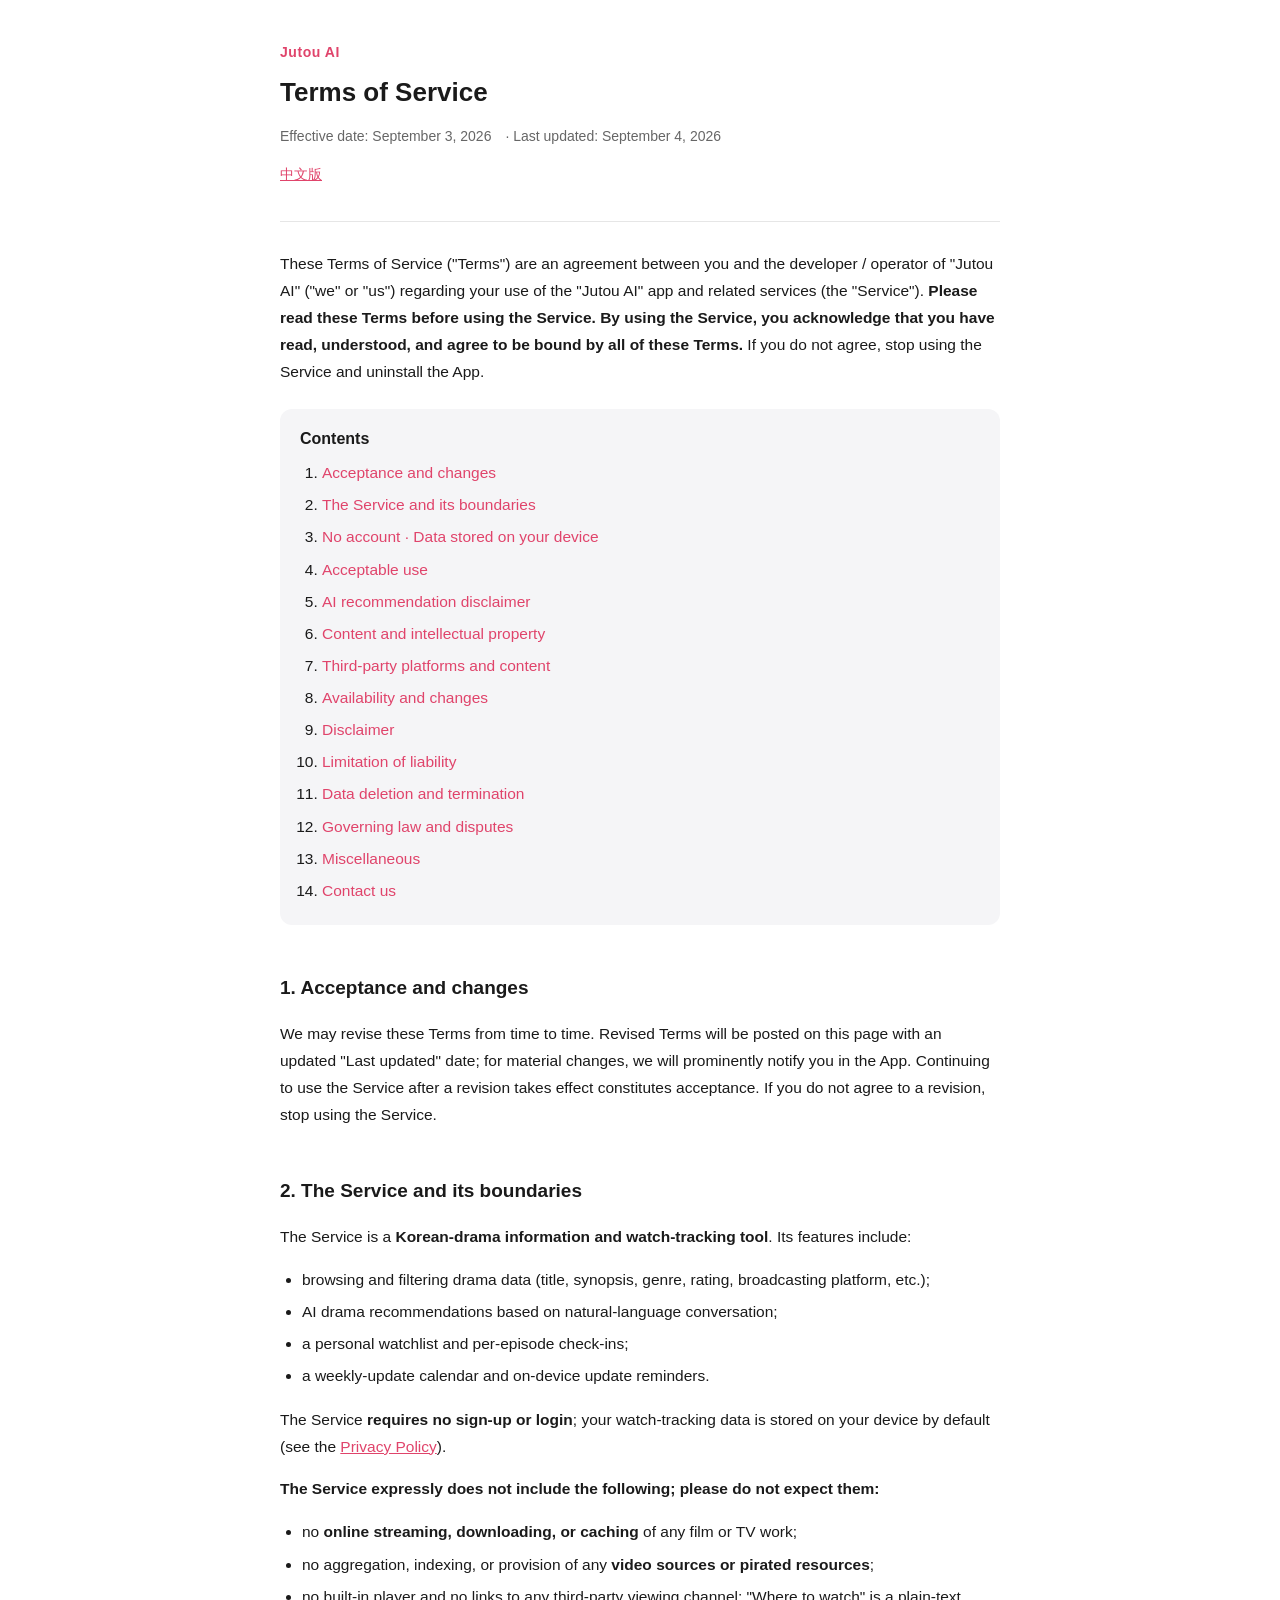
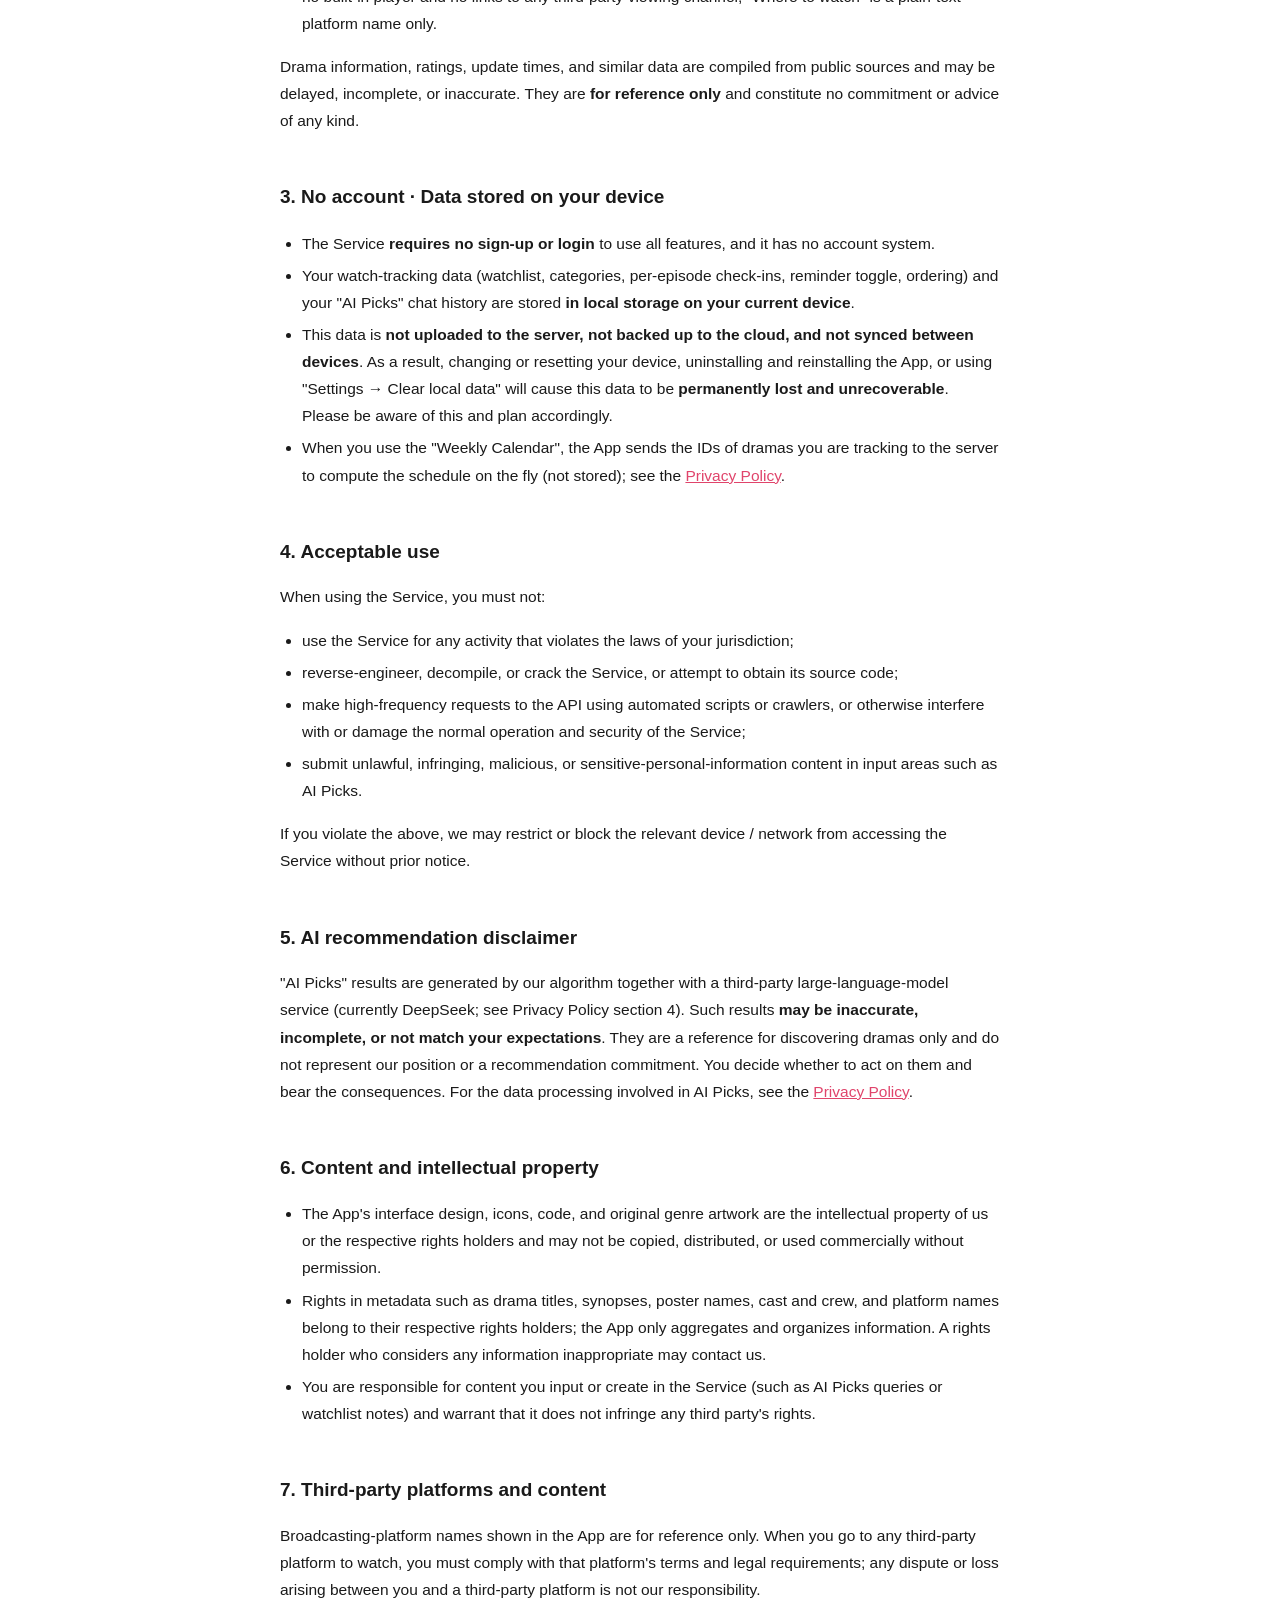
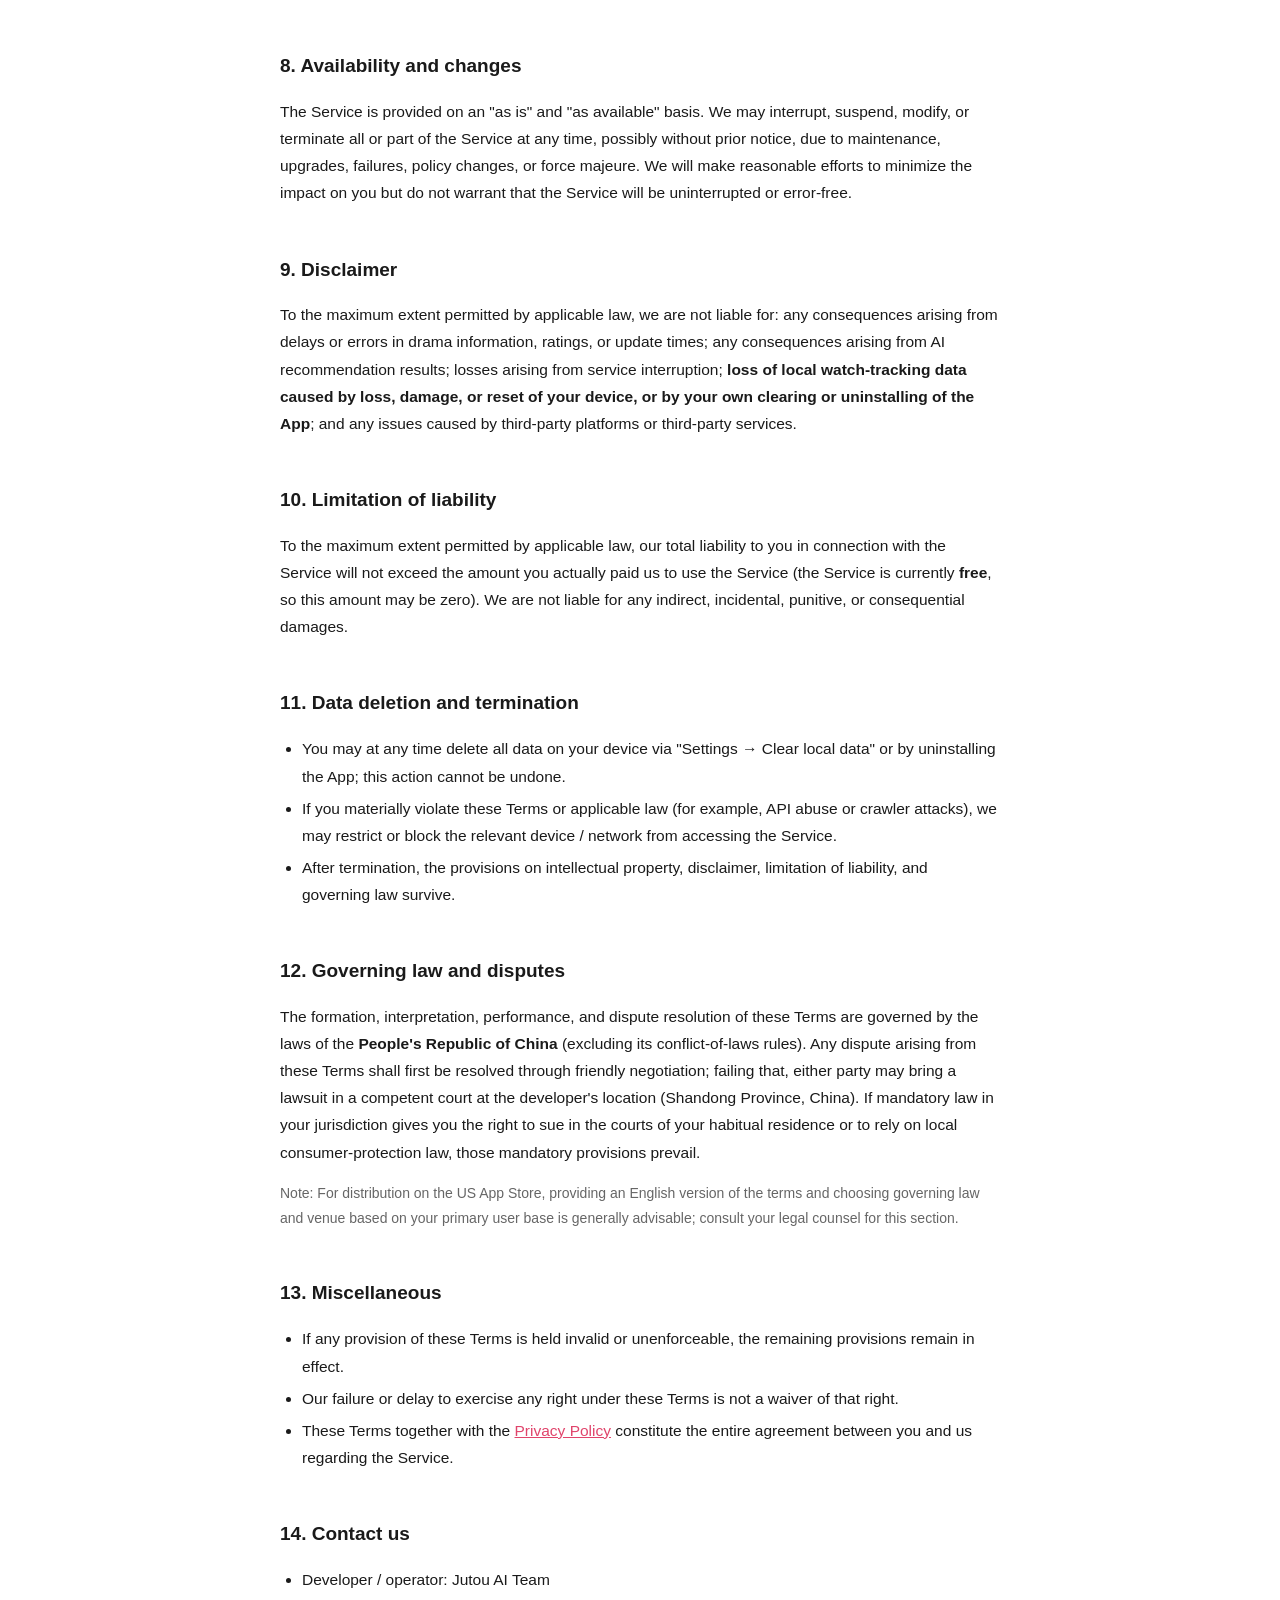
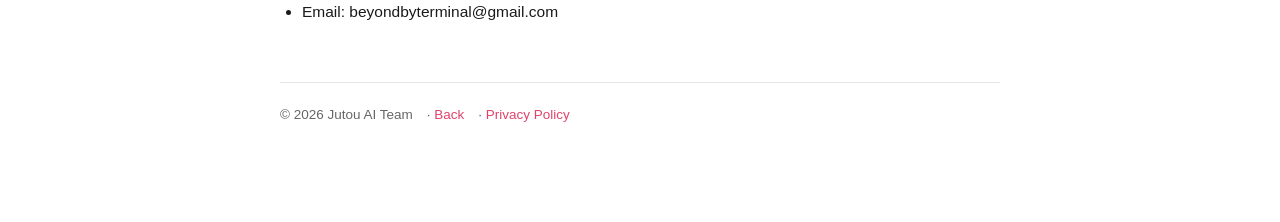
<file: terms-en.html>
<!doctype html>
<html lang="en">
<head>
<meta charset="utf-8">
<meta name="viewport" content="width=device-width, initial-scale=1">
<title>Terms of Service · Jutou AI</title>
<link rel="stylesheet" href="style.css">
</head>
<body>
<div class="wrap">

<header class="doc">
  <div class="brand">Jutou AI</div>
  <h1>Terms of Service</h1>
  <p class="meta">
    Effective date: September 3, 2026　·
    Last updated: September 4, 2026
  </p>
  <p class="meta"><a href="terms.html">中文版</a></p>
</header>

<p>
  These Terms of Service ("Terms") are an agreement between you and the developer / operator of "Jutou AI" ("we" or "us") regarding your use of the "Jutou AI" app and related services (the "Service"). <strong>Please read these Terms before using the Service. By using the Service, you acknowledge that you have read, understood, and agree to be bound by all of these Terms.</strong> If you do not agree, stop using the Service and uninstall the App.
</p>

<div class="toc">
  <strong>Contents</strong>
  <ol>
    <li><a href="#accept">Acceptance and changes</a></li>
    <li><a href="#service">The Service and its boundaries</a></li>
    <li><a href="#account">No account · Data stored on your device</a></li>
    <li><a href="#conduct">Acceptable use</a></li>
    <li><a href="#ai">AI recommendation disclaimer</a></li>
    <li><a href="#ip">Content and intellectual property</a></li>
    <li><a href="#thirdparty">Third-party platforms and content</a></li>
    <li><a href="#availability">Availability and changes</a></li>
    <li><a href="#disclaimer">Disclaimer</a></li>
    <li><a href="#liability">Limitation of liability</a></li>
    <li><a href="#termination">Data deletion and termination</a></li>
    <li><a href="#law">Governing law and disputes</a></li>
    <li><a href="#misc">Miscellaneous</a></li>
    <li><a href="#contact">Contact us</a></li>
  </ol>
</div>

<h2 id="accept">1. Acceptance and changes</h2>
<p>
  We may revise these Terms from time to time. Revised Terms will be posted on this page with an updated "Last updated" date; for material changes, we will prominently notify you in the App. Continuing to use the Service after a revision takes effect constitutes acceptance. If you do not agree to a revision, stop using the Service.
</p>

<h2 id="service">2. The Service and its boundaries</h2>
<p>The Service is a <strong>Korean-drama information and watch-tracking tool</strong>. Its features include:</p>
<ul>
  <li>browsing and filtering drama data (title, synopsis, genre, rating, broadcasting platform, etc.);</li>
  <li>AI drama recommendations based on natural-language conversation;</li>
  <li>a personal watchlist and per-episode check-ins;</li>
  <li>a weekly-update calendar and on-device update reminders.</li>
</ul>
<p>The Service <strong>requires no sign-up or login</strong>; your watch-tracking data is stored on your device by default (see the <a href="privacy-en.html">Privacy Policy</a>).</p>
<p><strong>The Service expressly does not include the following; please do not expect them:</strong></p>
<ul>
  <li>no <strong>online streaming, downloading, or caching</strong> of any film or TV work;</li>
  <li>no aggregation, indexing, or provision of any <strong>video sources or pirated resources</strong>;</li>
  <li>no built-in player and no links to any third-party viewing channel; "Where to watch" is a plain-text platform name only.</li>
</ul>
<p>Drama information, ratings, update times, and similar data are compiled from public sources and may be delayed, incomplete, or inaccurate. They are <strong>for reference only</strong> and constitute no commitment or advice of any kind.</p>

<h2 id="account">3. No account · Data stored on your device</h2>
<ul>
  <li>The Service <strong>requires no sign-up or login</strong> to use all features, and it has no account system.</li>
  <li>Your watch-tracking data (watchlist, categories, per-episode check-ins, reminder toggle, ordering) and your "AI Picks" chat history are stored <strong>in local storage on your current device</strong>.</li>
  <li>This data is <strong>not uploaded to the server, not backed up to the cloud, and not synced between devices</strong>. As a result, changing or resetting your device, uninstalling and reinstalling the App, or using "Settings &rarr; Clear local data" will cause this data to be <strong>permanently lost and unrecoverable</strong>. Please be aware of this and plan accordingly.</li>
  <li>When you use the "Weekly Calendar", the App sends the IDs of dramas you are tracking to the server to compute the schedule on the fly (not stored); see the <a href="privacy-en.html">Privacy Policy</a>.</li>
</ul>

<h2 id="conduct">4. Acceptable use</h2>
<p>When using the Service, you must not:</p>
<ul>
  <li>use the Service for any activity that violates the laws of your jurisdiction;</li>
  <li>reverse-engineer, decompile, or crack the Service, or attempt to obtain its source code;</li>
  <li>make high-frequency requests to the API using automated scripts or crawlers, or otherwise interfere with or damage the normal operation and security of the Service;</li>
  <li>submit unlawful, infringing, malicious, or sensitive-personal-information content in input areas such as AI Picks.</li>
</ul>
<p>If you violate the above, we may restrict or block the relevant device / network from accessing the Service without prior notice.</p>

<h2 id="ai">5. AI recommendation disclaimer</h2>
<p>
  "AI Picks" results are generated by our algorithm together with a third-party large-language-model service (currently DeepSeek; see Privacy Policy section 4). Such results <strong>may be inaccurate, incomplete, or not match your expectations</strong>. They are a reference for discovering dramas only and do not represent our position or a recommendation commitment. You decide whether to act on them and bear the consequences. For the data processing involved in AI Picks, see the <a href="privacy-en.html">Privacy Policy</a>.
</p>

<h2 id="ip">6. Content and intellectual property</h2>
<ul>
  <li>The App's interface design, icons, code, and original genre artwork are the intellectual property of us or the respective rights holders and may not be copied, distributed, or used commercially without permission.</li>
  <li>Rights in metadata such as drama titles, synopses, poster names, cast and crew, and platform names belong to their respective rights holders; the App only aggregates and organizes information. A rights holder who considers any information inappropriate may contact us.</li>
  <li>You are responsible for content you input or create in the Service (such as AI Picks queries or watchlist notes) and warrant that it does not infringe any third party's rights.</li>
</ul>

<h2 id="thirdparty">7. Third-party platforms and content</h2>
<p>
  Broadcasting-platform names shown in the App are for reference only. When you go to any third-party platform to watch, you must comply with that platform's terms and legal requirements; any dispute or loss arising between you and a third-party platform is not our responsibility.
</p>

<h2 id="availability">8. Availability and changes</h2>
<p>
  The Service is provided on an "as is" and "as available" basis. We may interrupt, suspend, modify, or terminate all or part of the Service at any time, possibly without prior notice, due to maintenance, upgrades, failures, policy changes, or force majeure. We will make reasonable efforts to minimize the impact on you but do not warrant that the Service will be uninterrupted or error-free.
</p>

<h2 id="disclaimer">9. Disclaimer</h2>
<p>
  To the maximum extent permitted by applicable law, we are not liable for: any consequences arising from delays or errors in drama information, ratings, or update times; any consequences arising from AI recommendation results; losses arising from service interruption; <strong>loss of local watch-tracking data caused by loss, damage, or reset of your device, or by your own clearing or uninstalling of the App</strong>; and any issues caused by third-party platforms or third-party services.
</p>

<h2 id="liability">10. Limitation of liability</h2>
<p>
  To the maximum extent permitted by applicable law, our total liability to you in connection with the Service will not exceed the amount you actually paid us to use the Service (the Service is currently <strong>free</strong>, so this amount may be zero). We are not liable for any indirect, incidental, punitive, or consequential damages.
</p>

<h2 id="termination">11. Data deletion and termination</h2>
<ul>
  <li>You may at any time delete all data on your device via "Settings &rarr; Clear local data" or by uninstalling the App; this action cannot be undone.</li>
  <li>If you materially violate these Terms or applicable law (for example, API abuse or crawler attacks), we may restrict or block the relevant device / network from accessing the Service.</li>
  <li>After termination, the provisions on intellectual property, disclaimer, limitation of liability, and governing law survive.</li>
</ul>

<h2 id="law">12. Governing law and disputes</h2>
<p>
  The formation, interpretation, performance, and dispute resolution of these Terms are governed by the laws of the <strong>People's Republic of China</strong> (excluding its conflict-of-laws rules). Any dispute arising from these Terms shall first be resolved through friendly negotiation; failing that, either party may bring a lawsuit in a competent court at the developer's location (Shandong Province, China). If mandatory law in your jurisdiction gives you the right to sue in the courts of your habitual residence or to rely on local consumer-protection law, those mandatory provisions prevail.
</p>
<p class="meta">
  Note: For distribution on the US App Store, providing an English version of the terms and choosing governing law and venue based on your primary user base is generally advisable; consult your legal counsel for this section.
</p>

<h2 id="misc">13. Miscellaneous</h2>
<ul>
  <li>If any provision of these Terms is held invalid or unenforceable, the remaining provisions remain in effect.</li>
  <li>Our failure or delay to exercise any right under these Terms is not a waiver of that right.</li>
  <li>These Terms together with the <a href="privacy-en.html">Privacy Policy</a> constitute the entire agreement between you and us regarding the Service.</li>
</ul>

<h2 id="contact">14. Contact us</h2>
<ul>
  <li>Developer / operator: Jutou AI Team</li>
  <li>Email: beyondbyterminal@gmail.com</li>
</ul>

<footer class="doc">
  © 2026 Jutou AI Team　·
  <a href="index.html">Back</a>　·
  <a href="privacy-en.html">Privacy Policy</a>
</footer>

</div>
</body>
</html>
</file>
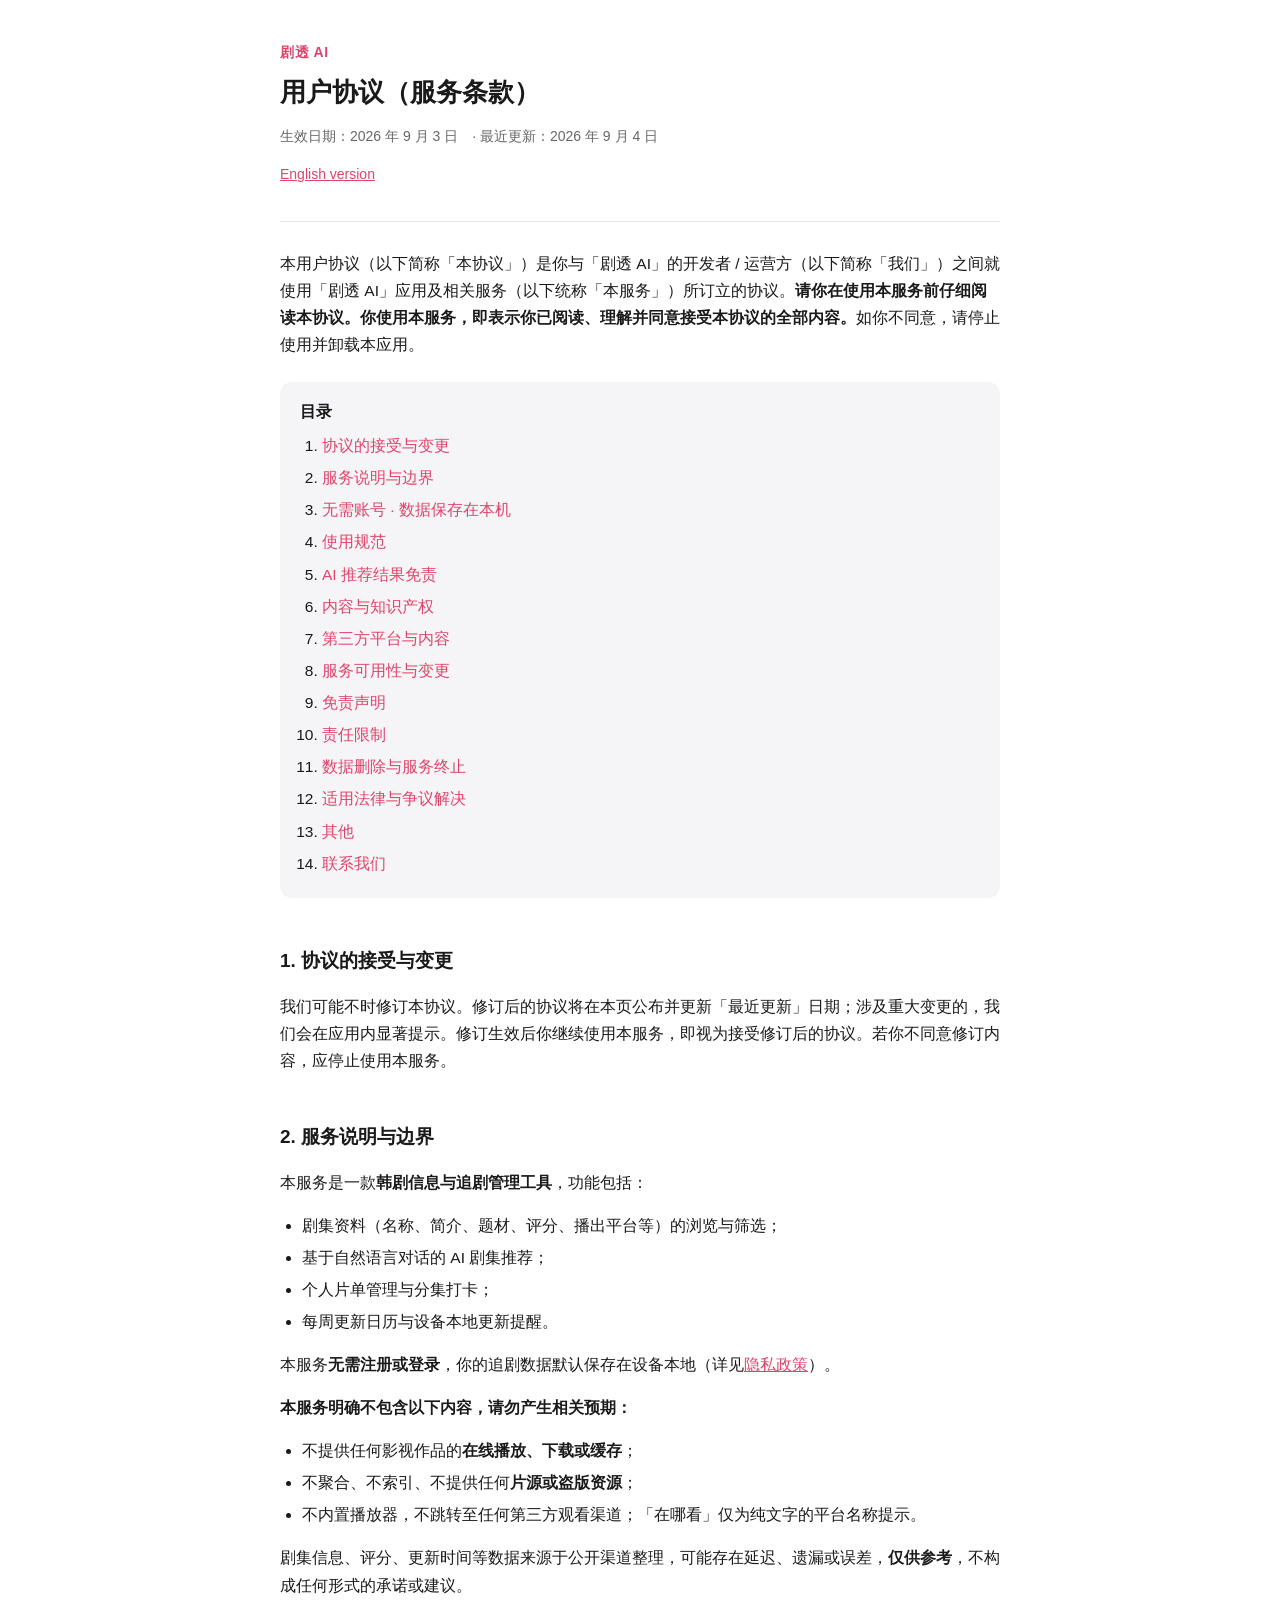
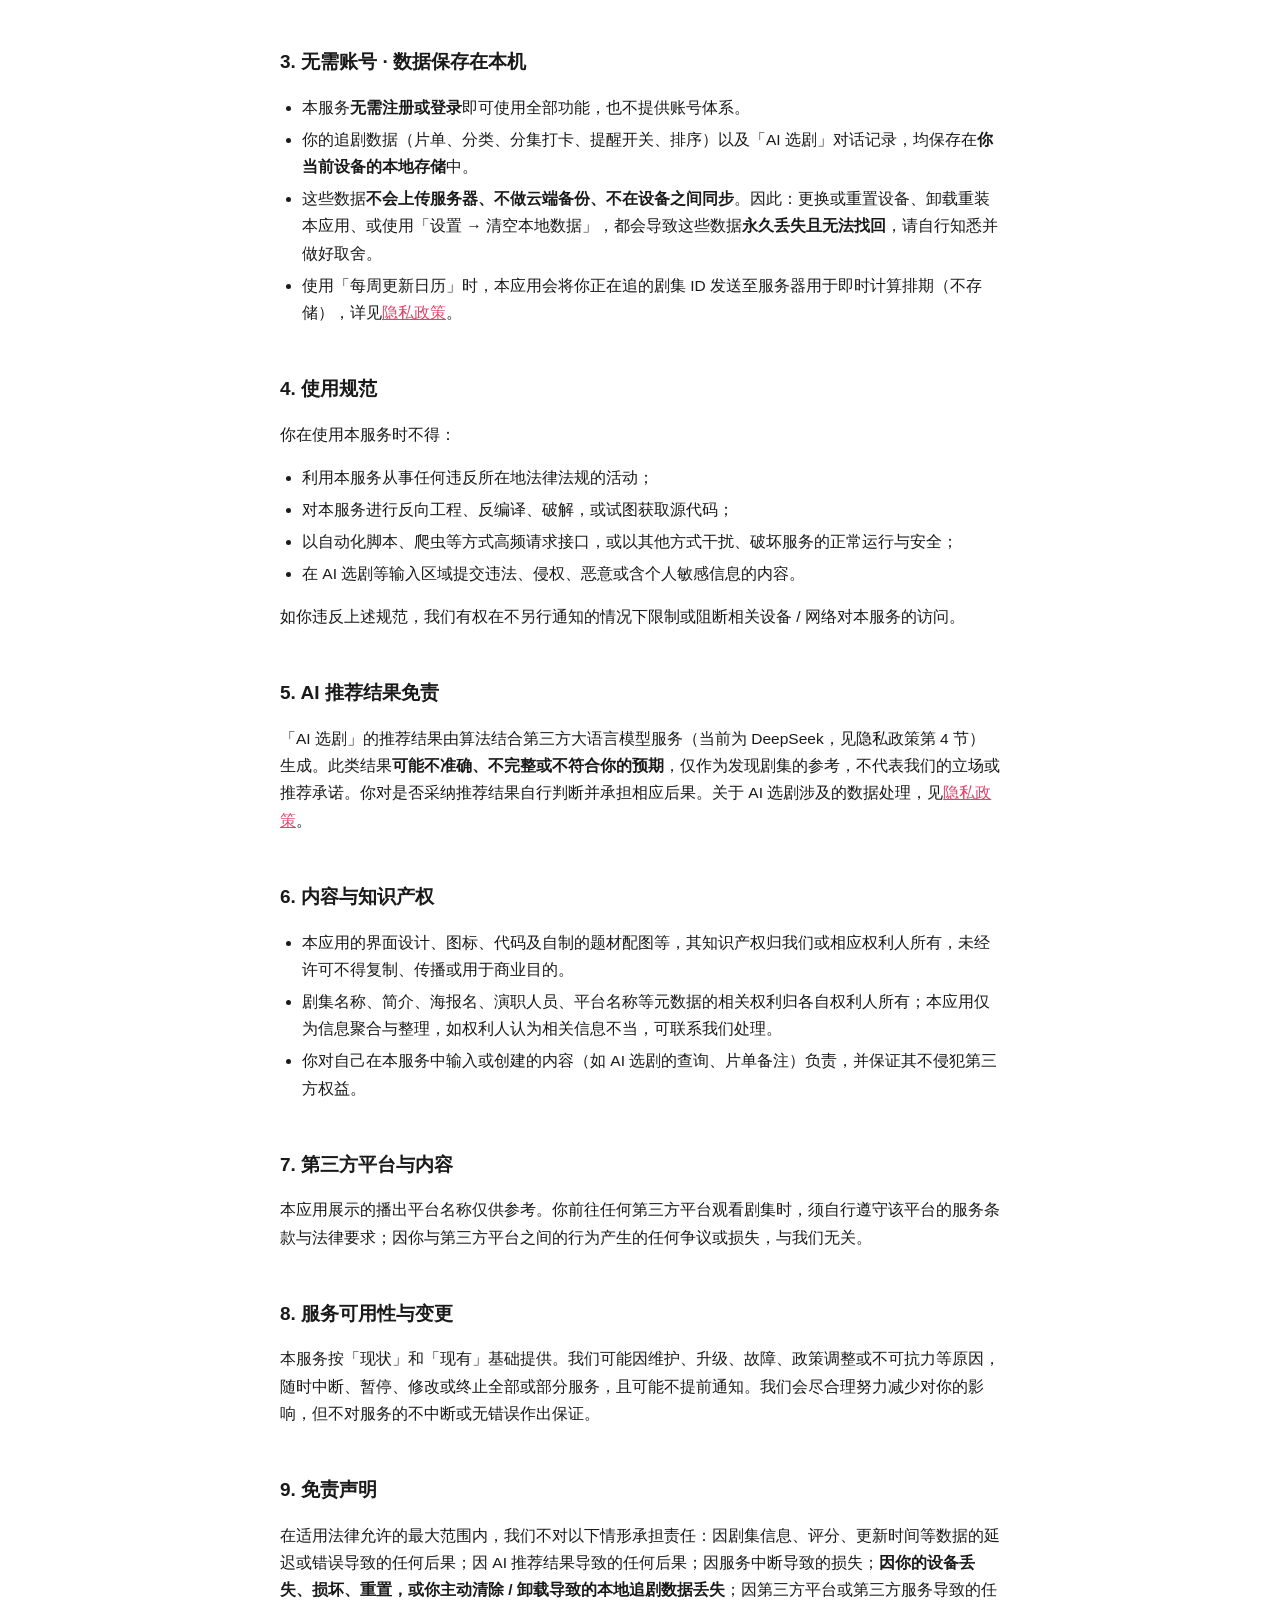
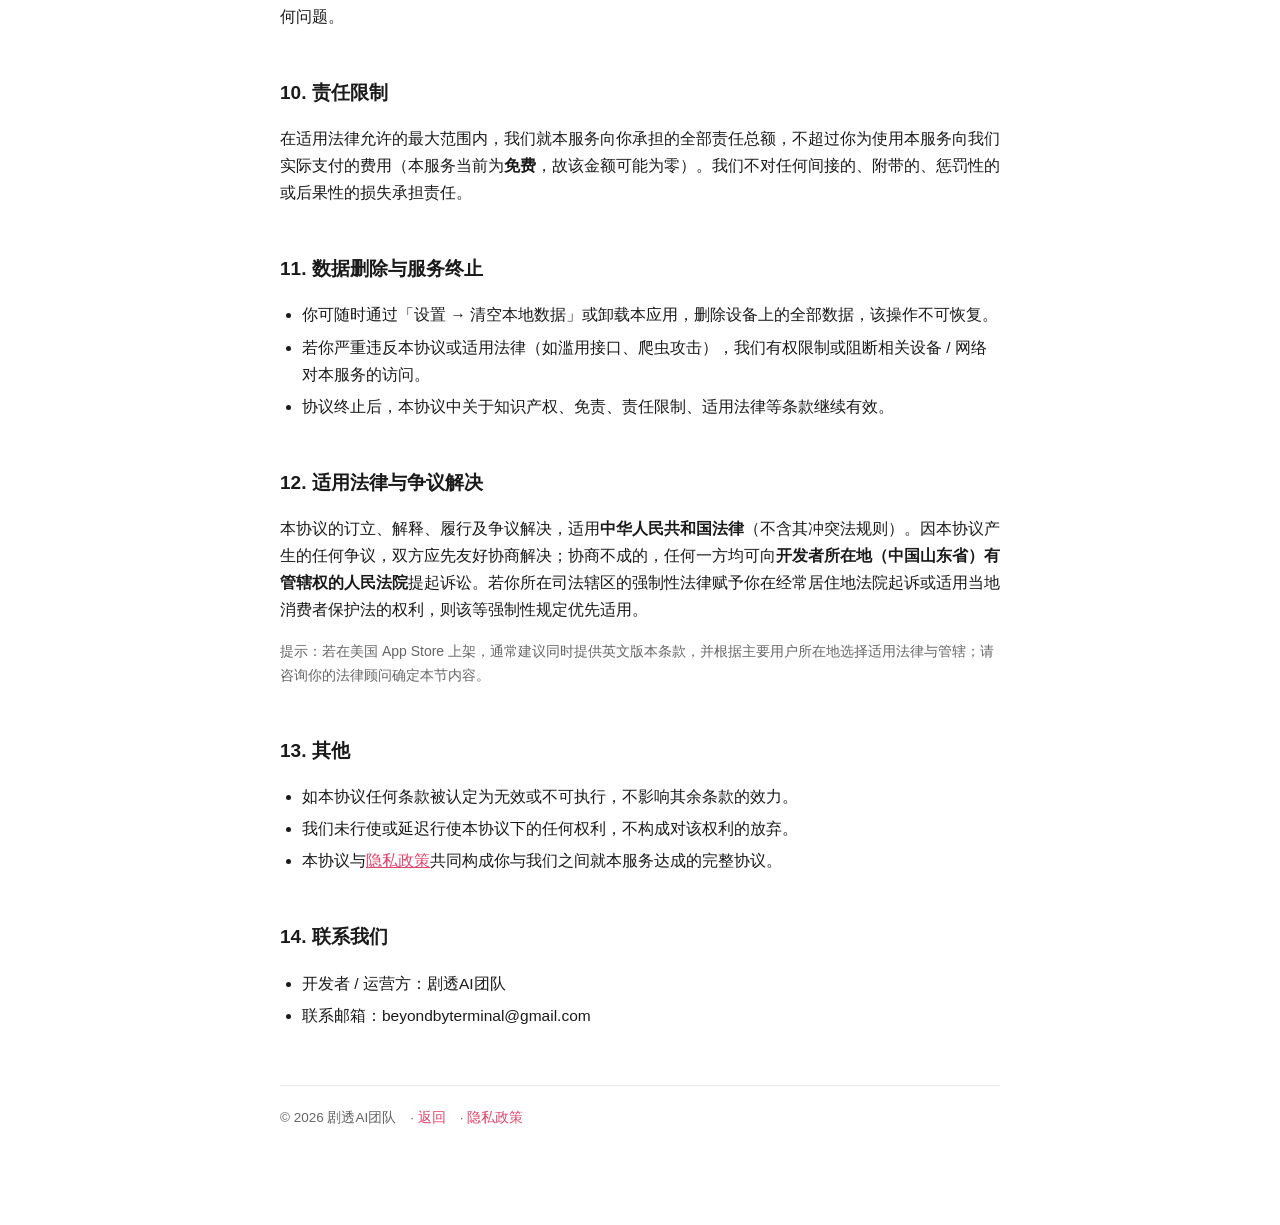
<file: terms.html>
<!doctype html>
<html lang="zh-CN">
<head>
<meta charset="utf-8">
<meta name="viewport" content="width=device-width, initial-scale=1">
<title>用户协议 · 剧透 AI</title>
<link rel="stylesheet" href="style.css">
</head>
<body>
<div class="wrap">

<header class="doc">
  <div class="brand">剧透 AI</div>
  <h1>用户协议（服务条款）</h1>
  <p class="meta">
    生效日期：2026 年 9 月 3 日　·
    最近更新：2026 年 9 月 4 日
  </p>
  <p class="meta"><a href="terms-en.html">English version</a></p>
</header>

<p>
  本用户协议（以下简称「本协议」）是你与「剧透 AI」的开发者 / 运营方（以下简称「我们」）之间就使用「剧透 AI」应用及相关服务（以下统称「本服务」）所订立的协议。<strong>请你在使用本服务前仔细阅读本协议。你使用本服务，即表示你已阅读、理解并同意接受本协议的全部内容。</strong>如你不同意，请停止使用并卸载本应用。
</p>

<div class="toc">
  <strong>目录</strong>
  <ol>
    <li><a href="#accept">协议的接受与变更</a></li>
    <li><a href="#service">服务说明与边界</a></li>
    <li><a href="#account">无需账号 · 数据保存在本机</a></li>
    <li><a href="#conduct">使用规范</a></li>
    <li><a href="#ai">AI 推荐结果免责</a></li>
    <li><a href="#ip">内容与知识产权</a></li>
    <li><a href="#thirdparty">第三方平台与内容</a></li>
    <li><a href="#availability">服务可用性与变更</a></li>
    <li><a href="#disclaimer">免责声明</a></li>
    <li><a href="#liability">责任限制</a></li>
    <li><a href="#termination">数据删除与服务终止</a></li>
    <li><a href="#law">适用法律与争议解决</a></li>
    <li><a href="#misc">其他</a></li>
    <li><a href="#contact">联系我们</a></li>
  </ol>
</div>

<h2 id="accept">1. 协议的接受与变更</h2>
<p>
  我们可能不时修订本协议。修订后的协议将在本页公布并更新「最近更新」日期；涉及重大变更的，我们会在应用内显著提示。修订生效后你继续使用本服务，即视为接受修订后的协议。若你不同意修订内容，应停止使用本服务。
</p>

<h2 id="service">2. 服务说明与边界</h2>
<p>本服务是一款<strong>韩剧信息与追剧管理工具</strong>，功能包括：</p>
<ul>
  <li>剧集资料（名称、简介、题材、评分、播出平台等）的浏览与筛选；</li>
  <li>基于自然语言对话的 AI 剧集推荐；</li>
  <li>个人片单管理与分集打卡；</li>
  <li>每周更新日历与设备本地更新提醒。</li>
</ul>
<p>本服务<strong>无需注册或登录</strong>，你的追剧数据默认保存在设备本地（详见<a href="privacy.html">隐私政策</a>）。</p>
<p><strong>本服务明确不包含以下内容，请勿产生相关预期：</strong></p>
<ul>
  <li>不提供任何影视作品的<strong>在线播放、下载或缓存</strong>；</li>
  <li>不聚合、不索引、不提供任何<strong>片源或盗版资源</strong>；</li>
  <li>不内置播放器，不跳转至任何第三方观看渠道；「在哪看」仅为纯文字的平台名称提示。</li>
</ul>
<p>剧集信息、评分、更新时间等数据来源于公开渠道整理，可能存在延迟、遗漏或误差，<strong>仅供参考</strong>，不构成任何形式的承诺或建议。</p>

<h2 id="account">3. 无需账号 · 数据保存在本机</h2>
<ul>
  <li>本服务<strong>无需注册或登录</strong>即可使用全部功能，也不提供账号体系。</li>
  <li>你的追剧数据（片单、分类、分集打卡、提醒开关、排序）以及「AI 选剧」对话记录，均保存在<strong>你当前设备的本地存储</strong>中。</li>
  <li>这些数据<strong>不会上传服务器、不做云端备份、不在设备之间同步</strong>。因此：更换或重置设备、卸载重装本应用、或使用「设置 → 清空本地数据」，都会导致这些数据<strong>永久丢失且无法找回</strong>，请自行知悉并做好取舍。</li>
  <li>使用「每周更新日历」时，本应用会将你正在追的剧集 ID 发送至服务器用于即时计算排期（不存储），详见<a href="privacy.html">隐私政策</a>。</li>
</ul>

<h2 id="conduct">4. 使用规范</h2>
<p>你在使用本服务时不得：</p>
<ul>
  <li>利用本服务从事任何违反所在地法律法规的活动；</li>
  <li>对本服务进行反向工程、反编译、破解，或试图获取源代码；</li>
  <li>以自动化脚本、爬虫等方式高频请求接口，或以其他方式干扰、破坏服务的正常运行与安全；</li>
  <li>在 AI 选剧等输入区域提交违法、侵权、恶意或含个人敏感信息的内容。</li>
</ul>
<p>如你违反上述规范，我们有权在不另行通知的情况下限制或阻断相关设备 / 网络对本服务的访问。</p>

<h2 id="ai">5. AI 推荐结果免责</h2>
<p>
  「AI 选剧」的推荐结果由算法结合第三方大语言模型服务（当前为 DeepSeek，见隐私政策第 4 节）生成。此类结果<strong>可能不准确、不完整或不符合你的预期</strong>，仅作为发现剧集的参考，不代表我们的立场或推荐承诺。你对是否采纳推荐结果自行判断并承担相应后果。关于 AI 选剧涉及的数据处理，见<a href="privacy.html">隐私政策</a>。
</p>

<h2 id="ip">6. 内容与知识产权</h2>
<ul>
  <li>本应用的界面设计、图标、代码及自制的题材配图等，其知识产权归我们或相应权利人所有，未经许可不得复制、传播或用于商业目的。</li>
  <li>剧集名称、简介、海报名、演职人员、平台名称等元数据的相关权利归各自权利人所有；本应用仅为信息聚合与整理，如权利人认为相关信息不当，可联系我们处理。</li>
  <li>你对自己在本服务中输入或创建的内容（如 AI 选剧的查询、片单备注）负责，并保证其不侵犯第三方权益。</li>
</ul>

<h2 id="thirdparty">7. 第三方平台与内容</h2>
<p>
  本应用展示的播出平台名称仅供参考。你前往任何第三方平台观看剧集时，须自行遵守该平台的服务条款与法律要求；因你与第三方平台之间的行为产生的任何争议或损失，与我们无关。
</p>

<h2 id="availability">8. 服务可用性与变更</h2>
<p>
  本服务按「现状」和「现有」基础提供。我们可能因维护、升级、故障、政策调整或不可抗力等原因，随时中断、暂停、修改或终止全部或部分服务，且可能不提前通知。我们会尽合理努力减少对你的影响，但不对服务的不中断或无错误作出保证。
</p>

<h2 id="disclaimer">9. 免责声明</h2>
<p>
  在适用法律允许的最大范围内，我们不对以下情形承担责任：因剧集信息、评分、更新时间等数据的延迟或错误导致的任何后果；因 AI 推荐结果导致的任何后果；因服务中断导致的损失；<strong>因你的设备丢失、损坏、重置，或你主动清除 / 卸载导致的本地追剧数据丢失</strong>；因第三方平台或第三方服务导致的任何问题。
</p>

<h2 id="liability">10. 责任限制</h2>
<p>
  在适用法律允许的最大范围内，我们就本服务向你承担的全部责任总额，不超过你为使用本服务向我们实际支付的费用（本服务当前为<strong>免费</strong>，故该金额可能为零）。我们不对任何间接的、附带的、惩罚性的或后果性的损失承担责任。
</p>

<h2 id="termination">11. 数据删除与服务终止</h2>
<ul>
  <li>你可随时通过「设置 → 清空本地数据」或卸载本应用，删除设备上的全部数据，该操作不可恢复。</li>
  <li>若你严重违反本协议或适用法律（如滥用接口、爬虫攻击），我们有权限制或阻断相关设备 / 网络对本服务的访问。</li>
  <li>协议终止后，本协议中关于知识产权、免责、责任限制、适用法律等条款继续有效。</li>
</ul>

<h2 id="law">12. 适用法律与争议解决</h2>
<p>
  本协议的订立、解释、履行及争议解决，适用<strong>中华人民共和国法律</strong>（不含其冲突法规则）。因本协议产生的任何争议，双方应先友好协商解决；协商不成的，任何一方均可向<strong>开发者所在地（中国山东省）有管辖权的人民法院</strong>提起诉讼。若你所在司法辖区的强制性法律赋予你在经常居住地法院起诉或适用当地消费者保护法的权利，则该等强制性规定优先适用。
</p>
<p class="meta">
  提示：若在美国 App Store 上架，通常建议同时提供英文版本条款，并根据主要用户所在地选择适用法律与管辖；请咨询你的法律顾问确定本节内容。
</p>

<h2 id="misc">13. 其他</h2>
<ul>
  <li>如本协议任何条款被认定为无效或不可执行，不影响其余条款的效力。</li>
  <li>我们未行使或延迟行使本协议下的任何权利，不构成对该权利的放弃。</li>
  <li>本协议与<a href="privacy.html">隐私政策</a>共同构成你与我们之间就本服务达成的完整协议。</li>
</ul>

<h2 id="contact">14. 联系我们</h2>
<ul>
  <li>开发者 / 运营方：剧透AI团队</li>
  <li>联系邮箱：beyondbyterminal@gmail.com</li>
</ul>

<footer class="doc">
  © 2026 剧透AI团队　·
  <a href="index.html">返回</a>　·
  <a href="privacy.html">隐私政策</a>
</footer>

</div>
</body>
</html>
</file>
<file: style.css>
/* 剧透 AI · 法务页共用样式 */
:root {
  --bg: #ffffff;
  --fg: #1a1a1a;
  --muted: #666666;
  --line: #e6e6e6;
  --accent: #e0446b;
  --code-bg: #f5f5f7;
}
* { box-sizing: border-box; }
html { -webkit-text-size-adjust: 100%; }
body {
  margin: 0;
  background: var(--bg);
  color: var(--fg);
  font: 16px/1.75 -apple-system, BlinkMacSystemFont, "Segoe UI", "PingFang SC",
        "Hiragino Sans GB", "Microsoft YaHei", sans-serif;
}
.wrap { max-width: 760px; margin: 0 auto; padding: 40px 20px 96px; }
header.doc { border-bottom: 1px solid var(--line); padding-bottom: 20px; margin-bottom: 28px; }
header.doc .brand { font-size: 14px; color: var(--accent); font-weight: 600; letter-spacing: .04em; }
h1 { font-size: 26px; line-height: 1.35; margin: 10px 0 6px; }
.meta { color: var(--muted); font-size: 14px; }
h2 { font-size: 19px; margin: 40px 0 10px; padding-top: 6px; }
h3 { font-size: 16px; margin: 22px 0 6px; }
p, li { font-size: 15.5px; }
ul, ol { padding-left: 22px; }
li { margin: 5px 0; }
a { color: var(--accent); }
strong { font-weight: 600; }
hr { border: none; border-top: 1px solid var(--line); margin: 36px 0; }
.toc { background: var(--code-bg); border-radius: 12px; padding: 16px 20px; margin: 24px 0 8px; }
.toc ol { margin: 6px 0 0; }
.toc a { text-decoration: none; }
.callout {
  background: #fff4f7;
  border-left: 3px solid var(--accent);
  border-radius: 8px;
  padding: 12px 16px;
  margin: 16px 0;
  font-size: 14.5px;
}
.placeholder {
  background: #fff8e1;
  border: 1px dashed #d9b400;
  border-radius: 4px;
  padding: 0 4px;
  font-size: 14px;
}
footer.doc {
  margin-top: 56px;
  padding-top: 20px;
  border-top: 1px solid var(--line);
  color: var(--muted);
  font-size: 13.5px;
}
footer.doc a { text-decoration: none; }
table { border-collapse: collapse; width: 100%; margin: 14px 0; font-size: 14.5px; }
th, td { border: 1px solid var(--line); padding: 8px 10px; text-align: left; vertical-align: top; }
th { background: var(--code-bg); font-weight: 600; }
@media (prefers-color-scheme: dark) {
  :root {
    --bg: #141414; --fg: #f2f2f2; --muted: #9a9a9a; --line: #2a2a2a;
    --code-bg: #1e1e1e;
  }
  .callout { background: #2a1a20; }
  .placeholder { background: #2c2410; border-color: #6b5a1a; }
}
</file>
